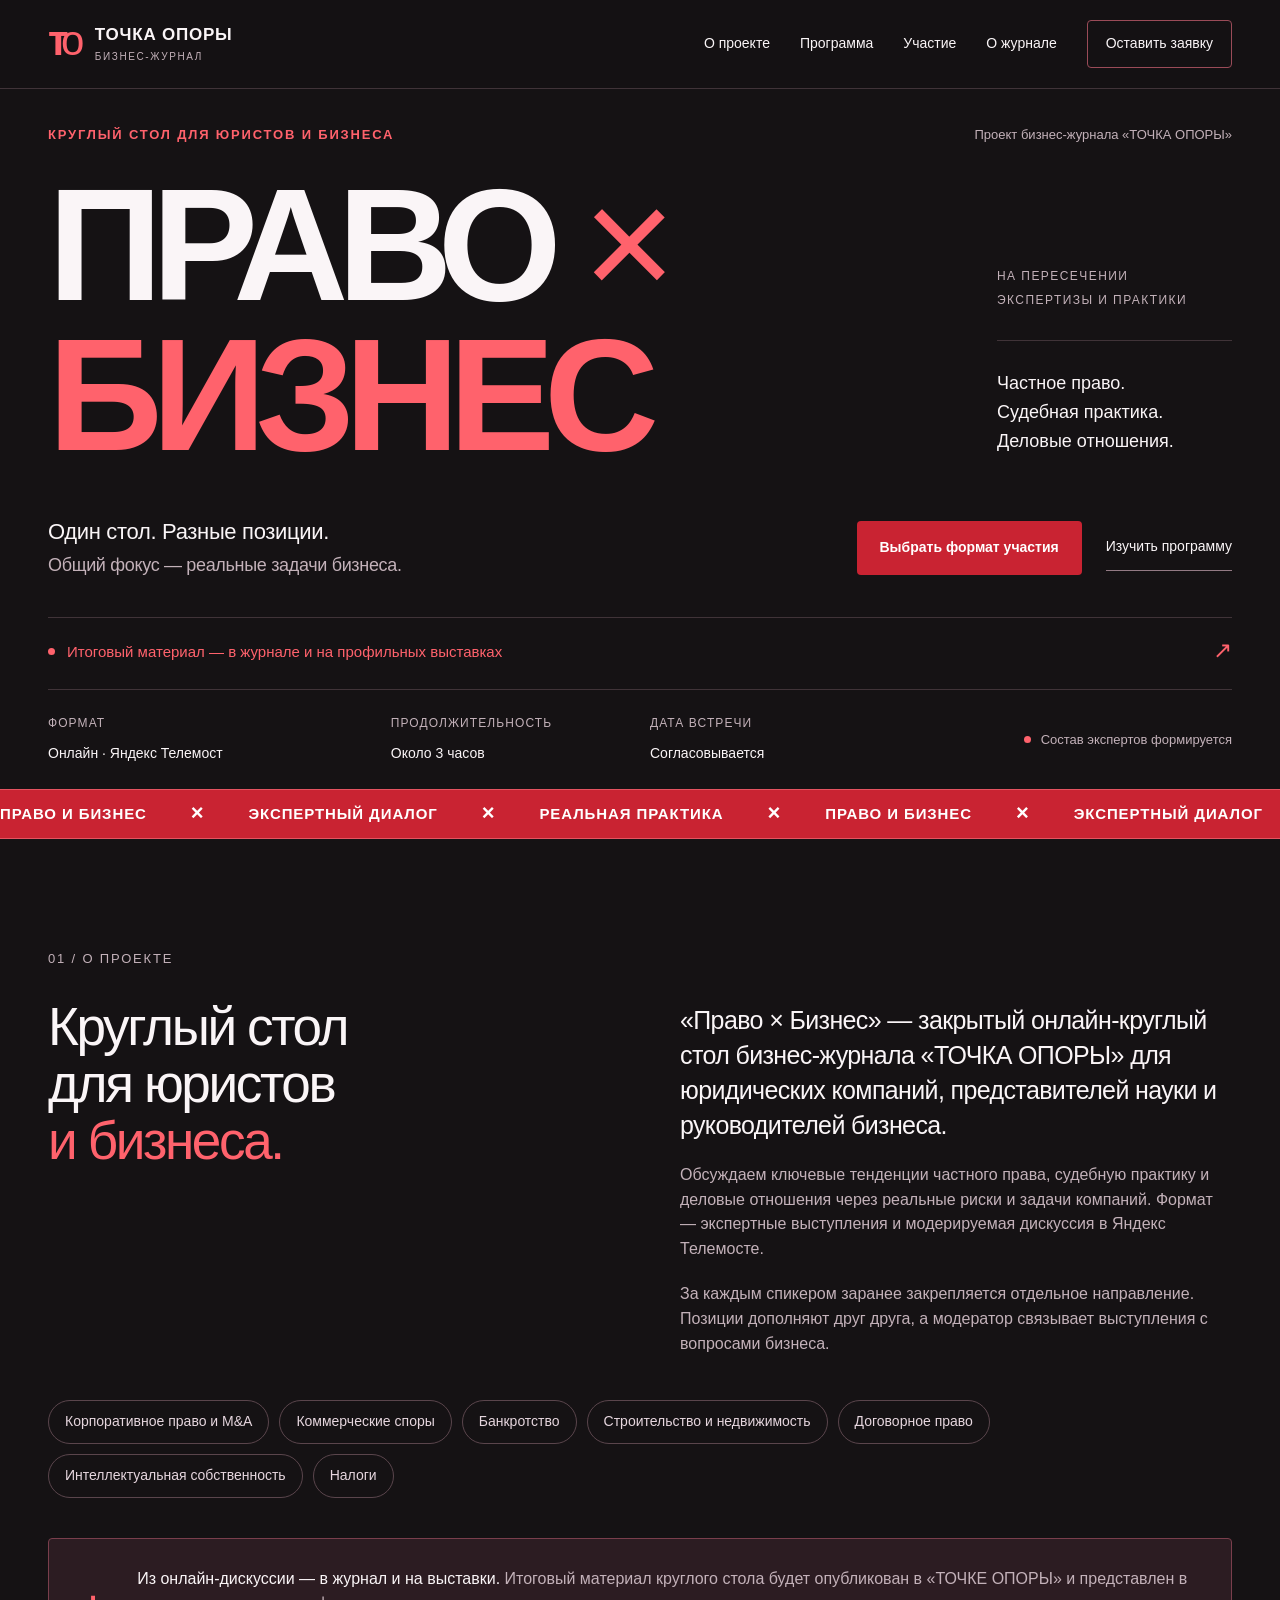
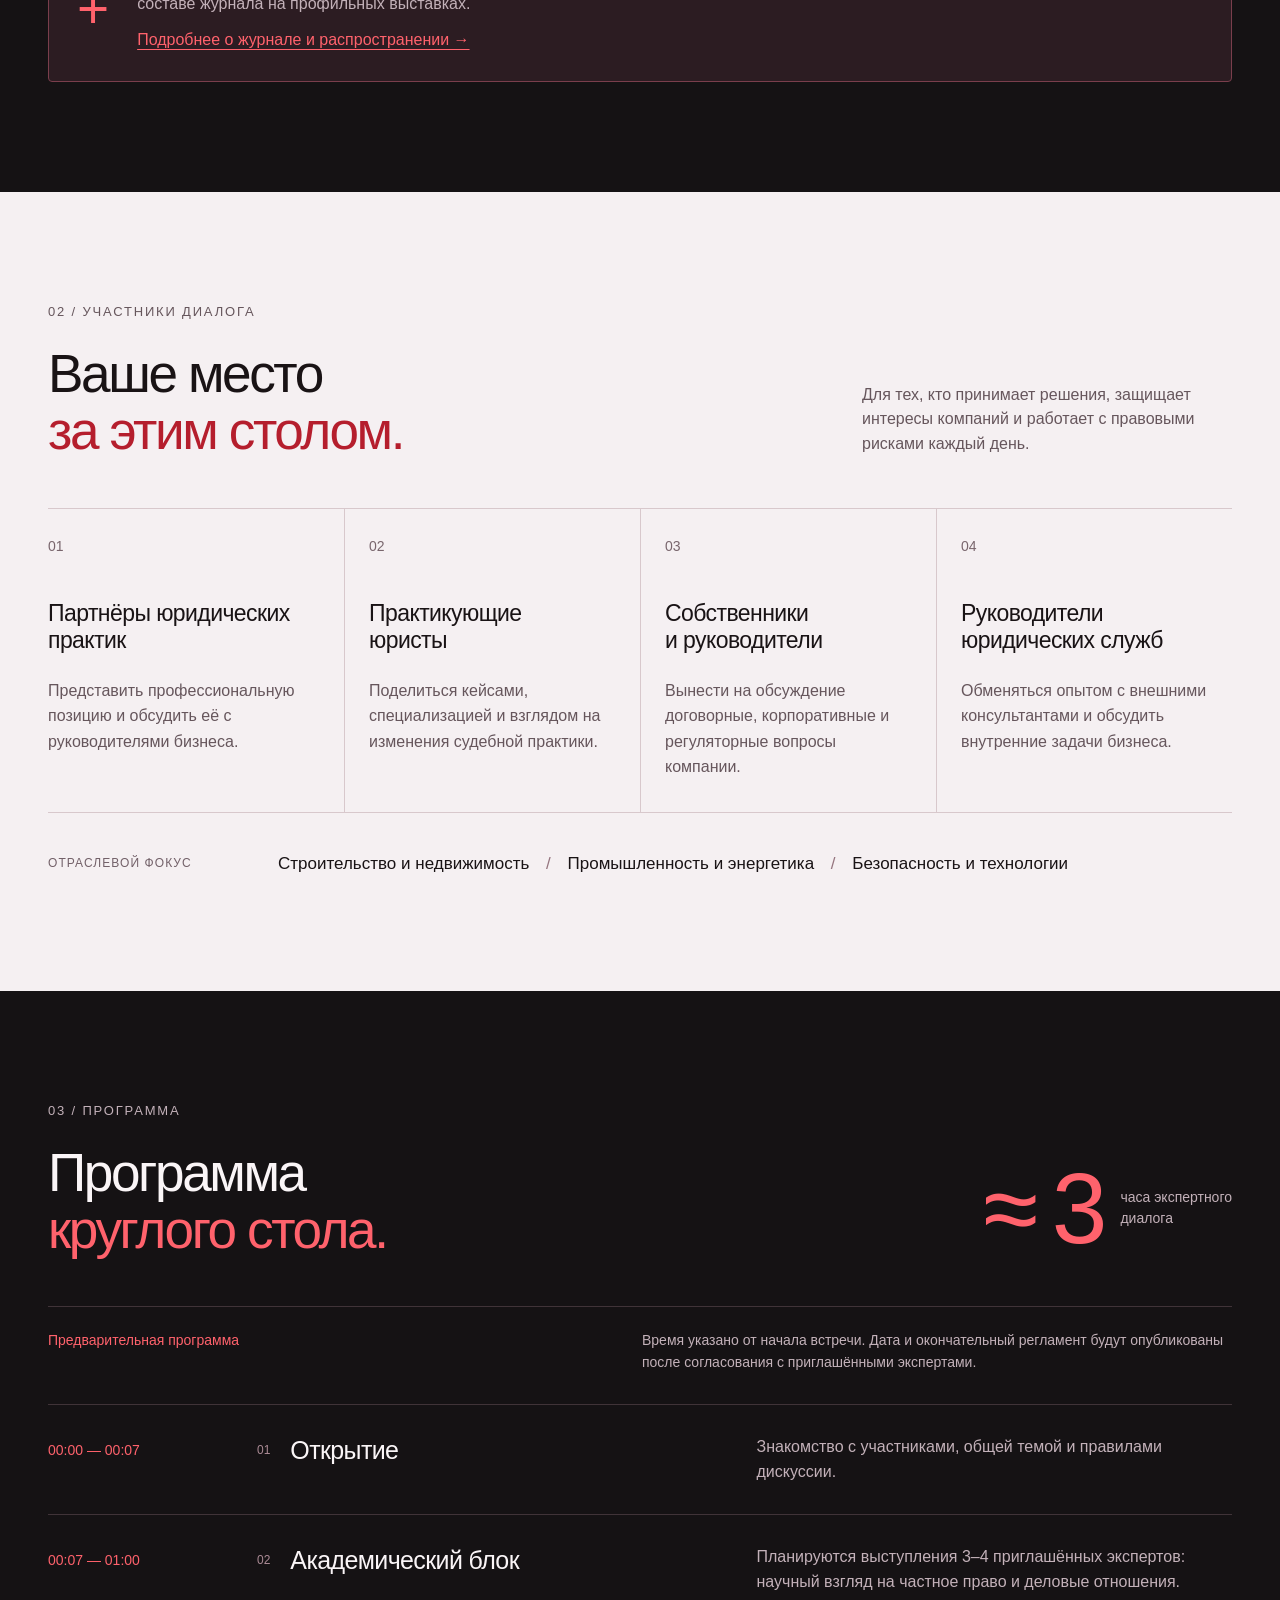
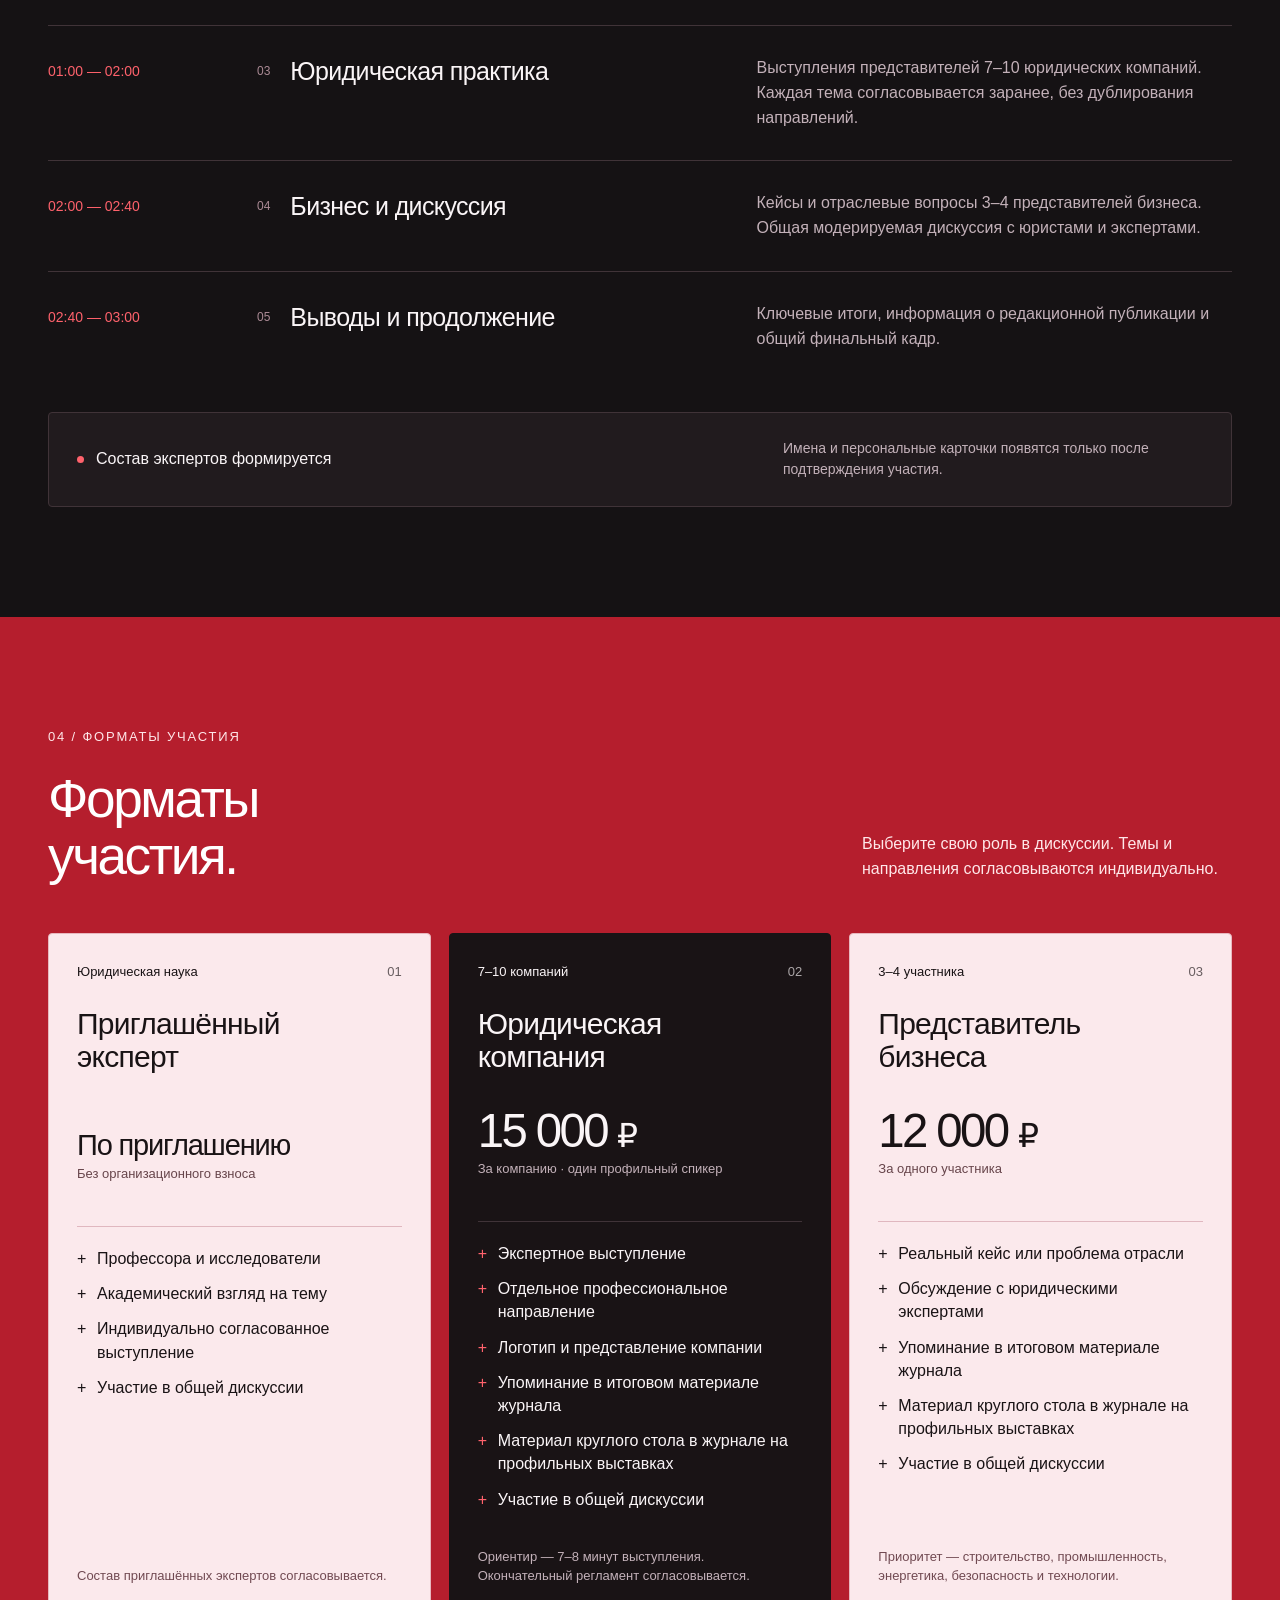
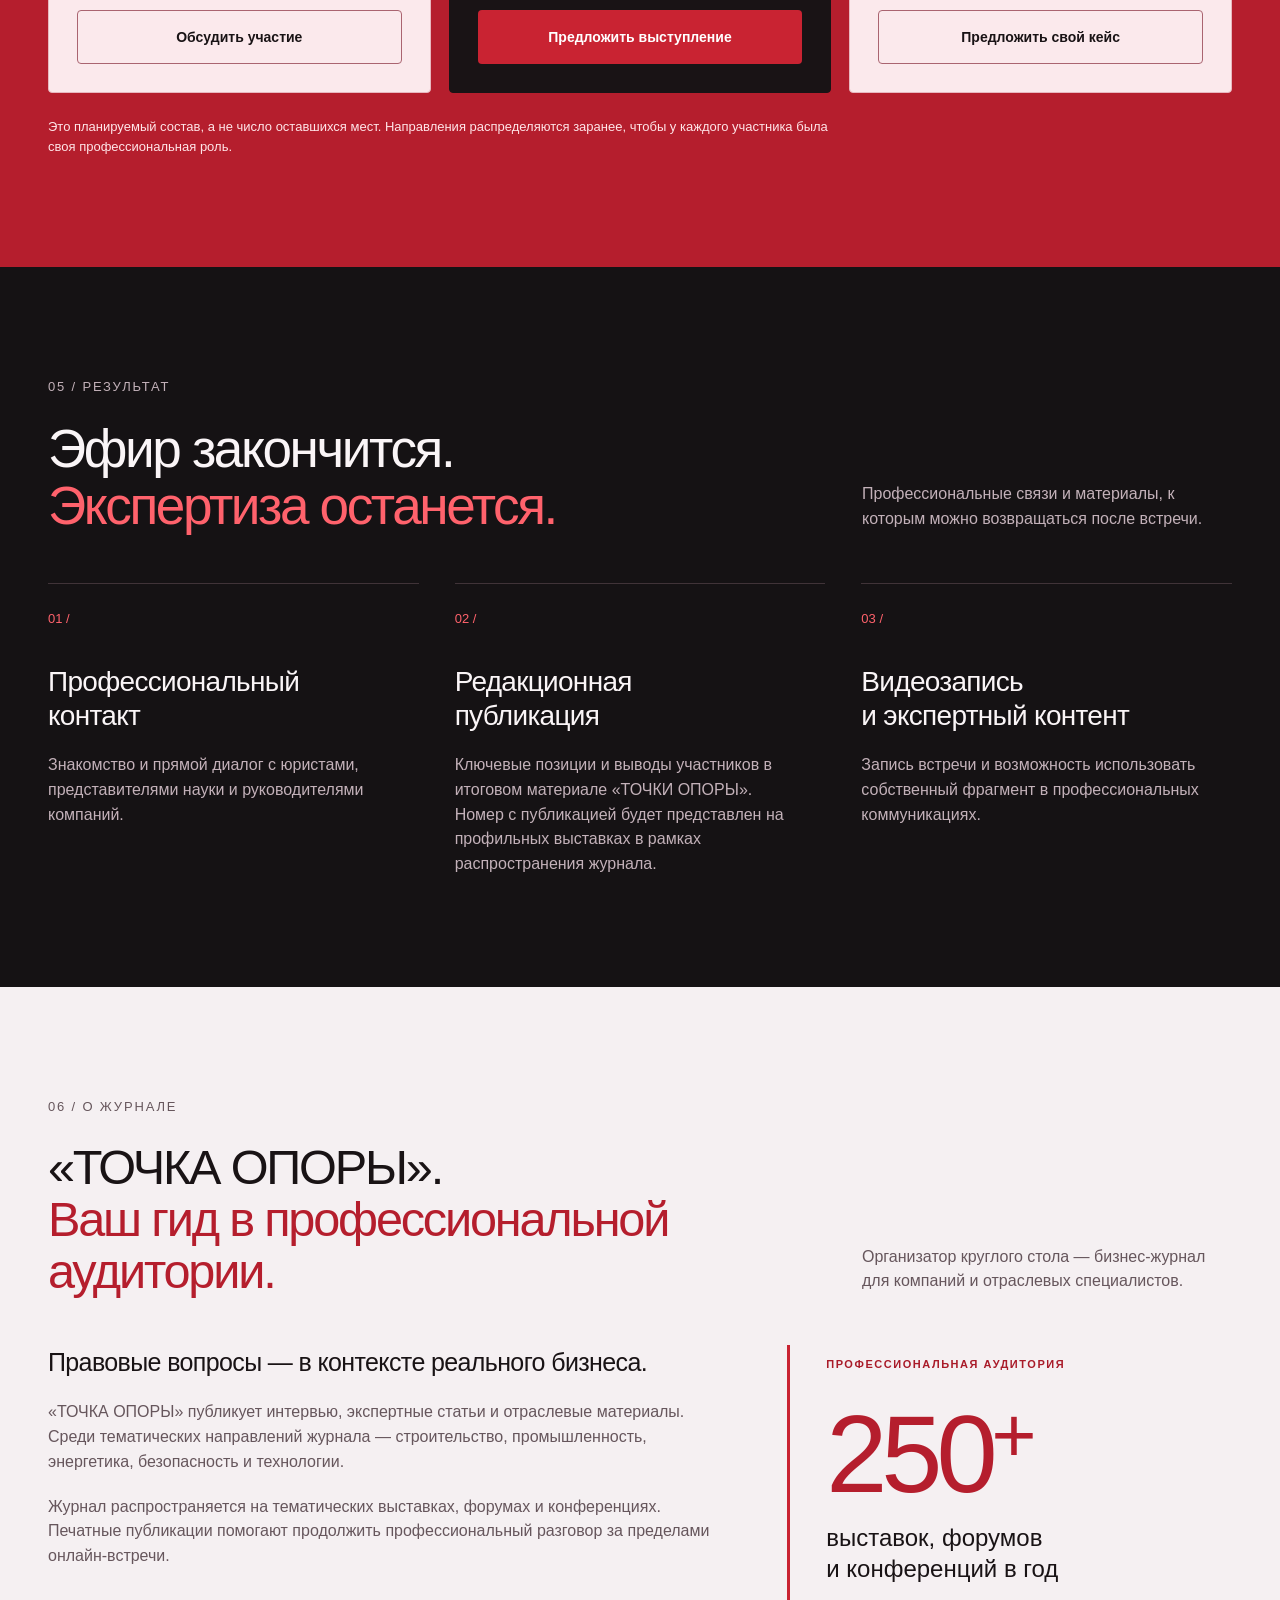
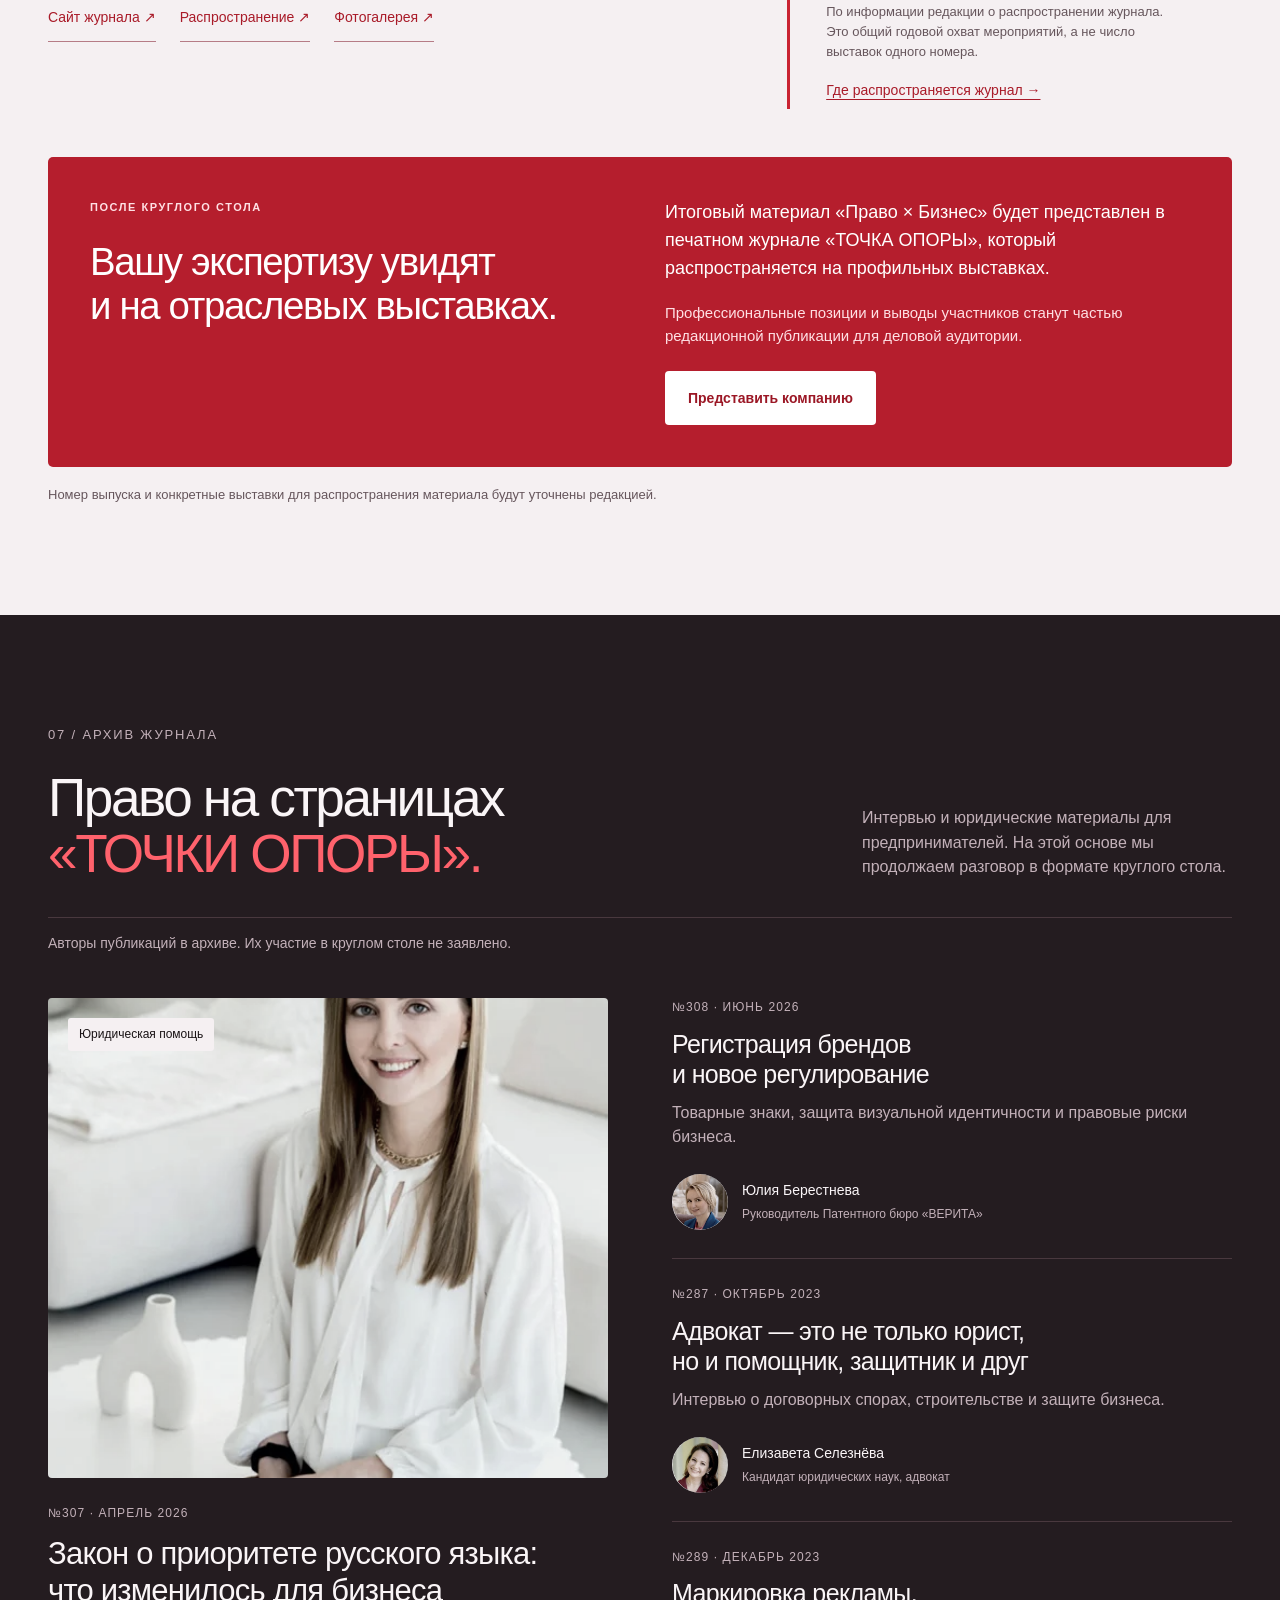
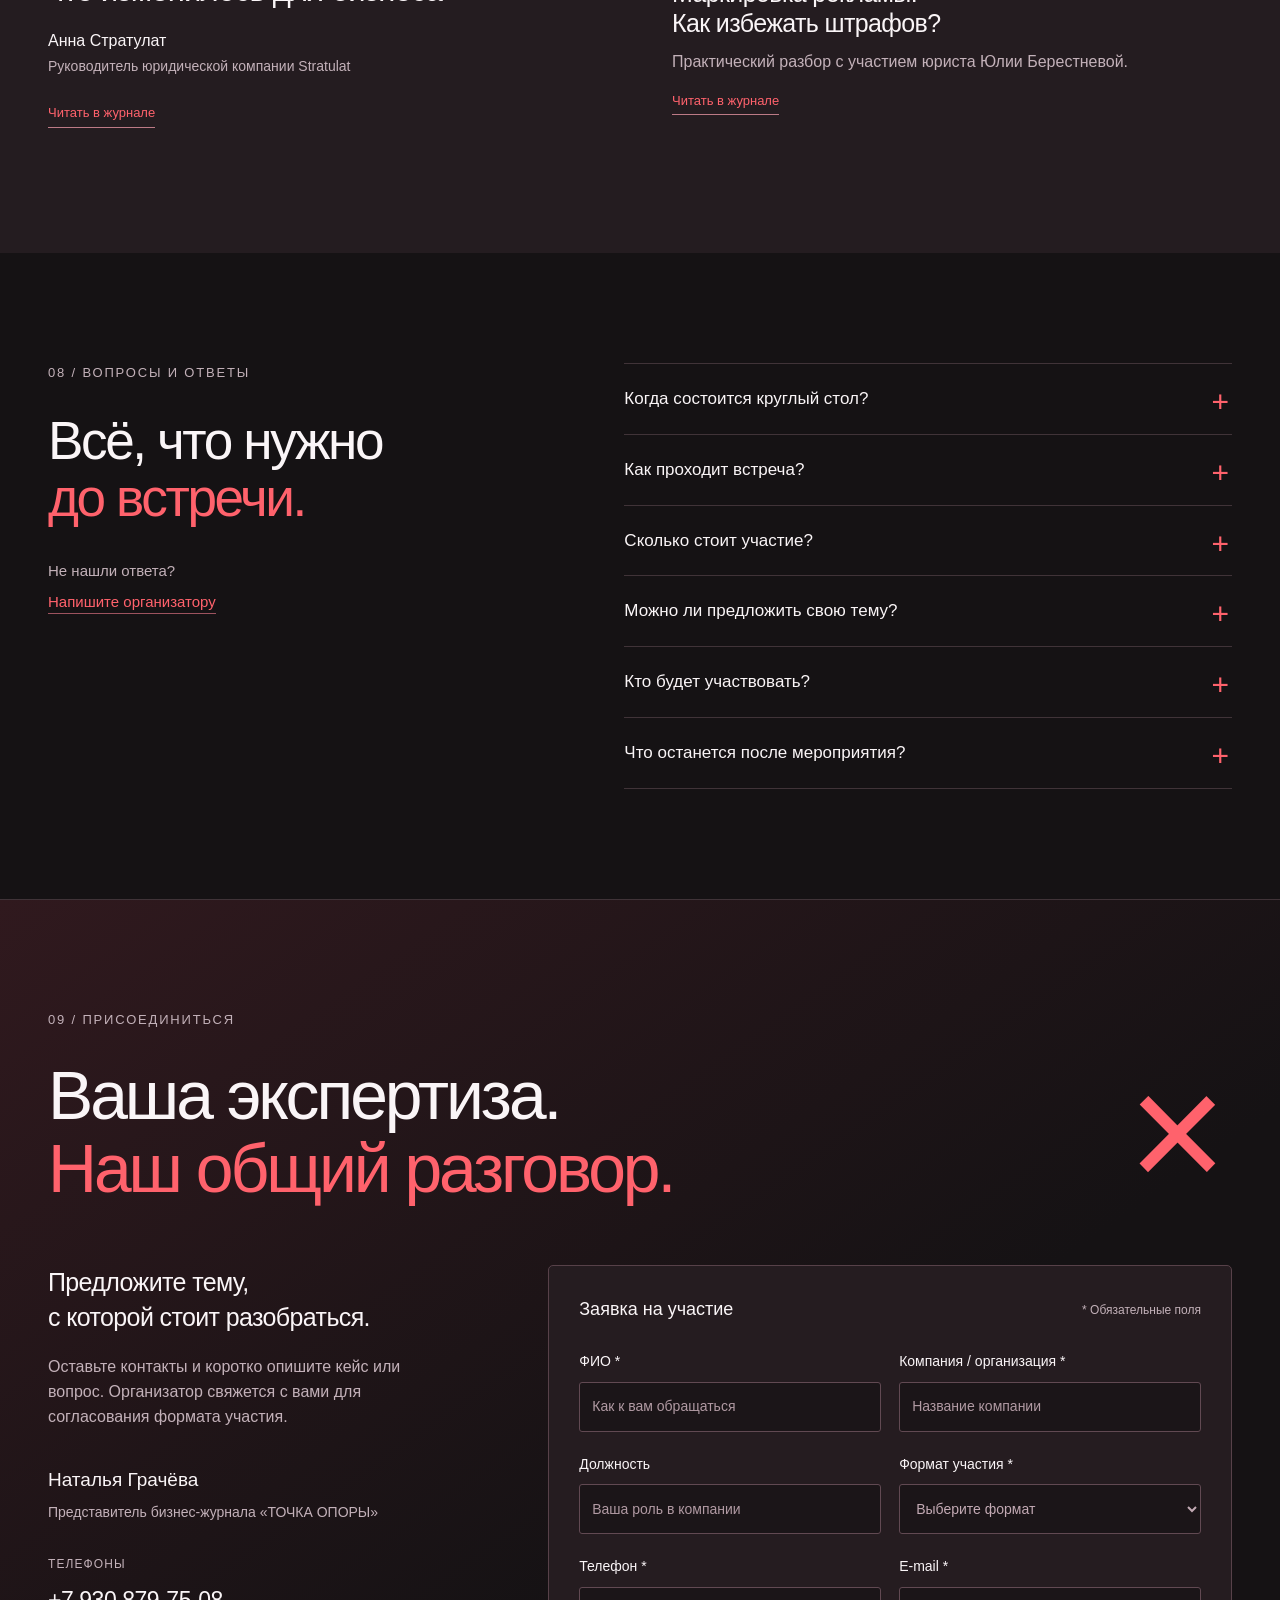
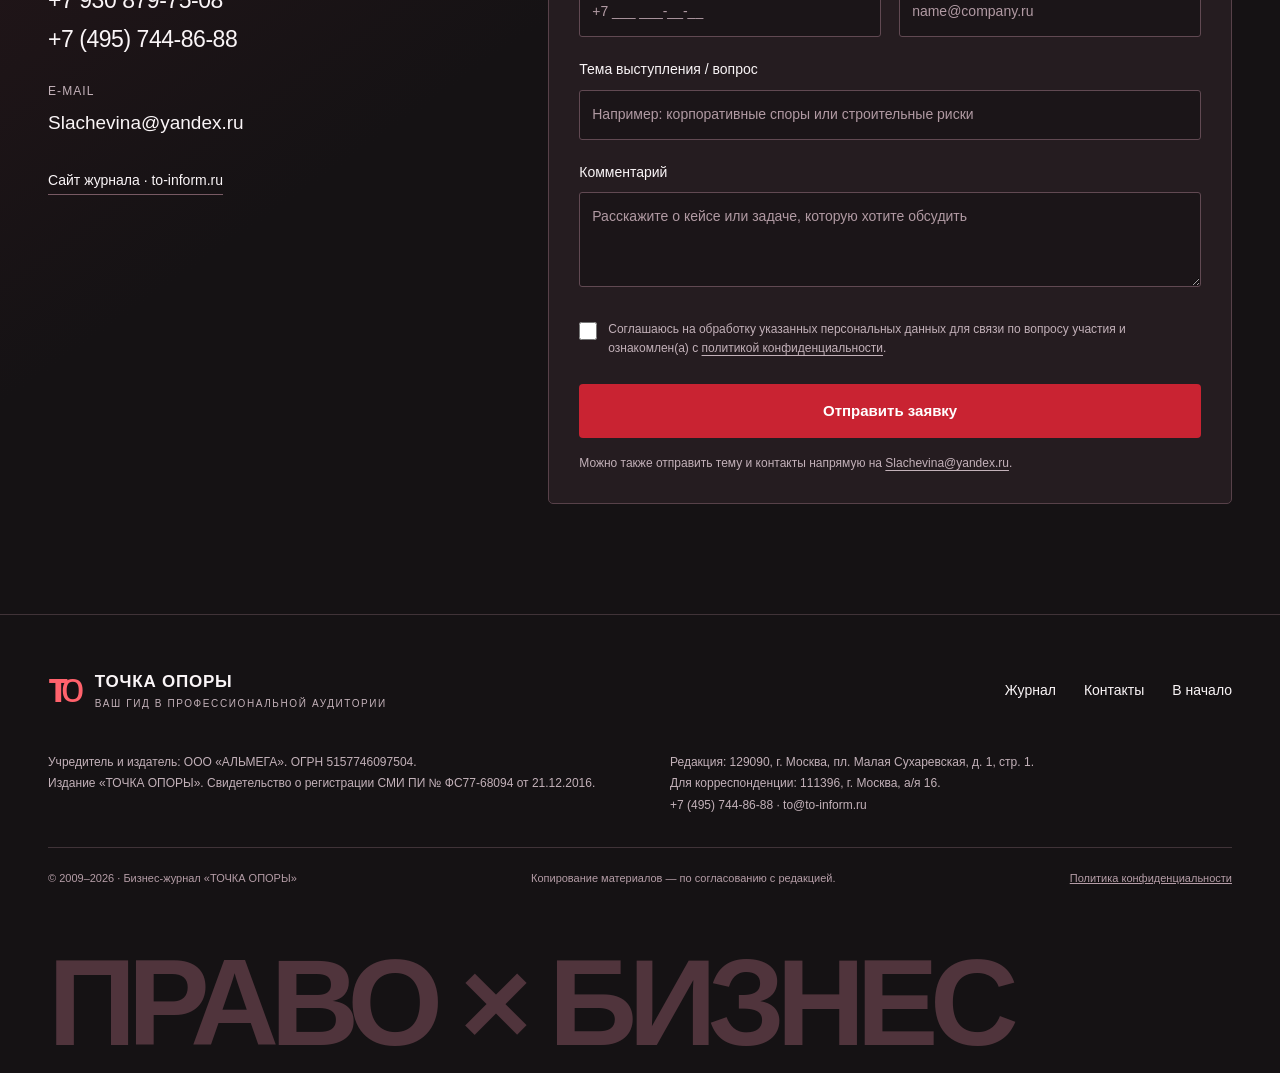
<file: index.html>
<!doctype html>
<html lang="ru">
<head>
<meta charset="utf-8">
<meta name="viewport" content="width=device-width, initial-scale=1">
<meta name="theme-color" content="#151214">
<title>Круглый стол «Право × Бизнес» для юристов и бизнеса | ТОЧКА ОПОРЫ</title>
<meta name="description" content="Онлайн-круглый стол «Право × Бизнес» журнала «ТОЧКА ОПОРЫ» для юристов и компаний. Судебная практика, корпоративное право, программа, стоимость участия и заявка.">
<meta name="robots" content="index, follow, max-image-preview:large">
<link rel="canonical" href="https://grachevana-lgtm.github.io/">
<meta property="og:type" content="website">
<meta property="og:locale" content="ru_RU">
<meta property="og:site_name" content="ТОЧКА ОПОРЫ · Право × Бизнес">
<meta property="og:title" content="Право × Бизнес — экспертный круглый стол">
<meta property="og:description" content="Юридическая наука, практика и реальные задачи бизнеса. Закрытая онлайн-дискуссия бизнес-журнала «ТОЧКА ОПОРЫ». Дата и состав экспертов согласовываются.">
<meta property="og:url" content="https://grachevana-lgtm.github.io/">
<meta name="twitter:card" content="summary">
<meta name="twitter:title" content="Право × Бизнес | ТОЧКА ОПОРЫ">
<meta name="twitter:description" content="Закрытый экспертный круглый стол для юристов и руководителей бизнеса. Программа и форматы участия.">
<link rel="icon" type="image/svg+xml" href="data:image/svg+xml,%3Csvg xmlns='http://www.w3.org/2000/svg' viewBox='0 0 64 64'%3E%3Crect width='64' height='64' rx='14' fill='%23151214'/%3E%3Cpath d='M18 18L46 46M46 18L18 46' stroke='%23ff626c' stroke-width='9'/%3E%3C/svg%3E">
<style id="site-styles">:root{--bg:#151214;--surface:#211b1e;--ink:#faf5f7;--muted:#c3b1b9;--line:#403338;--accent:#ff626c;--paper:#f5f0f2;--black:#191315;--max:1280px}*{box-sizing:border-box}html{scroll-behavior:smooth;scroll-padding-top:100px}body{margin:0;background:var(--bg);color:var(--ink);font-family:Arial,Helvetica,sans-serif;font-size:16px;line-height:1.55;-webkit-font-smoothing:antialiased}a{color:inherit;text-decoration:none}button,input,select,textarea{font:inherit}button,a,input,select,textarea,summary{-webkit-tap-highlight-color:transparent}button,a,summary{touch-action:manipulation}button{cursor:pointer}img{display:block;max-width:100%}p,h1,h2,h3{margin:0}a,button,input,select,textarea,summary{outline-offset:5px}:focus-visible{outline:2px solid var(--accent)}.container{width:min(var(--max),calc(100% - 96px));margin-inline:auto}.sr-only{position:absolute;width:1px;height:1px;padding:0;margin:-1px;overflow:hidden;clip:rect(0,0,0,0);white-space:nowrap;border:0}.skip{position:fixed;top:-100px;left:20px;background:var(--accent);color:var(--black);padding:12px 22px;z-index:100}.skip:focus{top:10px}.header{position:sticky;top:0;z-index:40;background:rgba(21,18,20,.96);backdrop-filter:blur(16px);border-bottom:1px solid var(--line)}.header-inner{min-height:88px;display:flex;align-items:center;justify-content:space-between;gap:30px}.brand{display:flex;gap:12px;align-items:center;font-size:17px;font-weight:800;letter-spacing:.045em;line-height:1.2}.brand small{display:block;font-size:10px;font-weight:400;letter-spacing:.16em;color:var(--muted);margin-top:6px}.brand-symbol{font-size:42px;line-height:1;letter-spacing:-.18em;color:var(--accent);margin-right:6px;font-weight:700;transform:translateY(-3px)}.brand-symbol span{font-weight:400}nav{display:flex;align-items:center;gap:30px;font-size:14px}nav>a{padding:12px 0;transition:color .2s}nav>a:hover{color:var(--accent)}nav .nav-cta{padding:12px 18px;border:1px solid #9a4b58;border-radius:4px}.menu-toggle{display:none}.eyebrow{text-transform:uppercase;font-size:13px;letter-spacing:.14em;font-weight:600}.hero{padding:36px 0 0;overflow:hidden}.hero-top{display:flex;justify-content:space-between;align-items:center;color:var(--muted)}.hero-top .eyebrow{color:var(--accent)}.edition{font-size:13px}.hero-composition{position:relative;margin:30px 0 28px;display:grid;grid-template-columns:1fr 235px;align-items:center;gap:34px}h1{font-size:clamp(5.5rem,12.45vw,11.2rem);font-weight:800;letter-spacing:-.068em;line-height:.88;position:relative}h1>span{display:block}.title-law{color:var(--ink)}.title-business{margin-top:10px;color:var(--accent)}.times{font-weight:300;margin-left:.2em;display:inline-block;color:var(--accent);transform:translateY(-.015em)}.hero-side{align-self:end;padding-bottom:10px;color:var(--muted)}.small-index{font-size:12px;line-height:1.6;letter-spacing:.12em}.hero-side-line{width:100%;height:1px;background:var(--line);margin:28px 0}.hero-side p{font-size:18px;line-height:1.6;color:var(--ink)}.hero-bottom{display:flex;align-items:center;justify-content:space-between;gap:32px;padding:22px 0 38px}.hero-lead{font-size:22px;line-height:1.45;letter-spacing:-.015em}.hero-lead span{color:var(--muted);font-size:18px}.hero-actions{display:flex;gap:24px;align-items:center}.button{display:inline-flex;align-items:center;justify-content:center;min-height:54px;padding:15px 22px;border-radius:4px;border:1px solid transparent;font-size:14px;font-weight:700;line-height:1.45;transition:background .2s,color .2s,transform .2s;text-align:center}.button:hover{transform:translateY(-2px)}.primary{background:var(--accent);color:var(--black)}.primary:hover{background:#e33546}.text-link{font-size:14px;padding:12px 0;border-bottom:1px solid #937a84}.text-link:hover{color:var(--accent)}.hero-facts{display:grid;grid-template-columns:1.35fr 1fr 1fr 1.35fr;border-top:1px solid var(--line);padding:24px 0;gap:20px}.meta-label{display:block;font-size:12px;text-transform:uppercase;letter-spacing:.09em;color:var(--muted);margin-bottom:8px}.hero-facts strong{font-size:14px;font-weight:500}.status{font-size:13px;color:var(--muted);align-self:center;justify-self:end;display:flex;gap:10px;align-items:center}.status-dot{display:inline-block;width:7px;height:7px;flex:0 0 7px;background:var(--accent);border-radius:50%}.topic-strip{border-top:1px solid #e45360;border-bottom:1px solid #e45360;background:var(--accent);color:var(--black);overflow:hidden;padding:12px 0;font-size:15px;font-weight:700;letter-spacing:.06em}.topic-strip>div{width:max-content;display:flex;gap:44px;animation:marquee 38s linear infinite}.topic-strip span{font-size:22px;line-height:1}.section{padding:110px 0}.section-label{color:var(--muted);margin-bottom:30px;font-weight:400}h2{font-size:clamp(2.5rem,4.15vw,4rem);font-weight:500;line-height:1.07;letter-spacing:-.045em}h2 em{font-style:normal;color:var(--accent)}h3{font-size:22px;font-weight:500;line-height:1.2;letter-spacing:-.025em}.intro-layout{display:grid;grid-template-columns:1fr 1fr;gap:80px;align-items:start}.intro-copy{padding-top:4px;max-width:560px}.intro-copy>p+p{margin-top:20px;color:var(--muted)}.large-copy{font-size:25px;line-height:1.4;letter-spacing:-.025em}.topics{display:flex;gap:10px;flex-wrap:wrap;margin-top:44px}.topics span{border:1px solid #5a454c;padding:10px 16px;border-radius:30px;font-size:14px;color:#e6d6de}.outcome-note{display:flex;align-items:center;gap:28px;max-width:900px;margin:40px 0 0 auto;padding-top:30px;border-top:1px solid var(--line);color:var(--muted)}.outcome-note strong{color:var(--ink);font-weight:500}.plus{color:var(--accent);font-weight:300;font-size:55px;line-height:1}.section-heading{display:flex;align-items:end;justify-content:space-between;gap:64px;margin-bottom:48px}.section-heading .section-label{margin-bottom:24px}.section-aside{max-width:370px;color:var(--muted);padding-bottom:3px}.audience-section{background:var(--paper);color:var(--black)}.audience-section .section-label,.audience-section .section-aside{color:#66565c}.audience-section h2 em{color:#b51e2d}.audience-grid{display:grid;grid-template-columns:repeat(4,1fr);border-top:1px solid #d8c8cc}.audience-grid article{padding:27px 24px 32px 0;border-bottom:1px solid #d8c8cc}.audience-grid article+article{padding-left:24px;border-left:1px solid #d8c8cc}.item-number{font-size:14px;color:#78656c;display:block;margin-bottom:42px}.audience-grid h3{font-size:23px;min-height:58px}.audience-grid p{color:#66565c;font-size:15px;margin-top:20px;line-height:1.6}.industry-line{display:grid;grid-template-columns:195px 1fr;align-items:start;gap:35px;margin-top:36px}.industry-line .meta-label{color:#726068;margin-top:5px}.industry-line p{font-size:17px;line-height:1.8}.industry-line i{color:#95757f;font-style:normal;padding:0 12px}.program-duration{display:flex;align-items:center;gap:20px}.program-duration strong{font-size:100px;line-height:1;font-weight:400;letter-spacing:-.07em;color:var(--accent)}.program-duration span{font-size:14px;color:var(--muted)}.program-note{display:flex;justify-content:space-between;gap:60px;border-top:1px solid var(--line);padding:23px 0 30px;font-size:14px;color:var(--muted)}.program-note>span{white-space:nowrap;color:var(--accent)}.program-note p{max-width:590px}.agenda{padding:0;margin:0;list-style:none}.agenda li{display:grid;grid-template-columns:185px 1fr 1fr;gap:24px;align-items:start;padding:30px 0;border-top:1px solid var(--line)}.agenda-time{font-size:14px;color:var(--accent);padding-top:5px;font-variant-numeric:tabular-nums}.agenda-title{display:flex;gap:20px}.agenda-num{font-size:12px;color:#ac8b96;padding-top:6px}.agenda h3{font-size:25px}.agenda p{font-size:15px;color:var(--muted)}.experts-note{display:flex;align-items:center;justify-content:space-between;gap:40px;padding:25px 28px;background:var(--surface);border:1px solid var(--line);margin-top:30px;border-radius:4px;scroll-margin-top:110px}.experts-note>div{display:flex;align-items:center;gap:12px}.experts-note strong{font-size:16px;font-weight:500}.experts-note p{max-width:420px;font-size:14px;color:var(--muted)}.participation-section{background:var(--accent);color:var(--black)}.participation-section .section-label,.participation-section .section-aside{color:#ffe7e9}.pricing-grid{display:grid;grid-template-columns:repeat(3,1fr);gap:18px}.price-card{background:#fbe9ec;border:1px solid #e8b8bf;padding:28px;display:flex;flex-direction:column;border-radius:4px}.price-card.featured{background:var(--black);color:var(--ink);border-color:var(--black)}.price-top{display:flex;justify-content:space-between;gap:16px;font-size:13px;margin-bottom:25px}.price-index{opacity:.65}.price-card h3{font-size:30px;line-height:1.1}.price{font-size:clamp(2.3rem,3.7vw,3.5rem);font-weight:500;letter-spacing:-.055em;margin:32px 0 2px;line-height:1.1}.price span{font-size:.7em}.price.invitation{font-size:29px;letter-spacing:-.04em;min-height:57px;display:flex;align-items:end}.price-unit{font-size:13px;color:#67454b;min-height:40px;margin-bottom:22px}.featured .price-unit{color:var(--muted)}.price-card ul{padding:20px 0 0;list-style:none;margin:0 0 24px;border-top:1px solid #e0b7bf}.price-card li{font-size:15px;position:relative;padding-left:20px;margin-bottom:12px;line-height:1.45}.price-card li:before{content:'+';position:absolute;left:0}.featured ul{border-color:var(--line)}.featured li:before{color:var(--accent)}.price-note{font-size:13px;line-height:1.5;color:#714a52;margin-top:auto;padding-bottom:24px}.featured .price-note{color:var(--muted)}.outline{border-color:#aa6470;color:var(--black)}.outline:hover{background:#f7d7dd}.dark-button{background:var(--accent);color:var(--black)}.dark-button:hover{background:#e33546}.participation-note{font-size:13px;max-width:780px;margin-top:24px;color:#ffe5e8}.results-grid{display:grid;grid-template-columns:repeat(3,1fr);gap:36px}.results-grid article{border-top:1px solid var(--line);padding-top:25px}.result-icon{display:block;color:var(--accent);font-size:13px;margin-bottom:36px}.results-grid h3{font-size:28px;max-width:280px;min-height:68px}.results-grid p{color:var(--muted);font-size:16px;margin-top:20px;max-width:350px}.archive-section{background:#241c20}.archive-disclaimer{font-size:14px;color:var(--muted);padding:15px 0;border-top:1px solid #49383e;margin-top:-14px;margin-bottom:28px}.archive-layout{display:grid;grid-template-columns:1fr 1fr;gap:64px}.feature-story{display:block}.story-image{position:relative;height:480px;overflow:hidden;border-radius:4px}.story-image img{width:100%;height:100%;object-fit:cover;object-position:center 34%;filter:saturate(.55);transition:filter .35s,transform .6s}.feature-story:hover .story-image img{filter:saturate(1);transform:scale(1.025)}.story-category{position:absolute;left:20px;top:20px;background:var(--paper);color:var(--black);padding:7px 11px;font-size:12px;border-radius:3px}.story-copy{padding-top:26px}.story-copy h3{font-size:31px;max-width:520px;margin:12px 0 20px}.story-copy p{font-size:16px}.story-copy p span{color:var(--muted);font-size:14px}.story-link{display:inline-block;font-size:13px;border-bottom:1px solid #bc7a86;padding-bottom:3px;margin-top:25px;color:var(--accent)}.story{display:block;padding:0 0 28px;border-bottom:1px solid #49383e}.story+.story{padding-top:26px}.story h3{font-size:25px;margin:12px 0}.story>p{font-size:15px;color:var(--muted)}.story:hover h3,.feature-story:hover h3{color:var(--accent)}.story-author{display:flex;align-items:center;gap:14px;margin-top:24px}.story-author img{border-radius:50%;width:56px;height:56px;object-fit:cover;filter:saturate(.55)}.story-author>span{font-size:14px}.story-author small{display:block;font-size:12px;color:var(--muted);margin-top:3px}.compact-story{border-bottom:0}.compact-story .story-link{margin-top:16px}.faq-layout{display:grid;grid-template-columns:1fr 1.2fr;gap:70px}.faq-intro{color:var(--muted);margin-top:32px;font-size:15px}.faq-intro a{display:inline-block;color:var(--accent);border-bottom:1px solid #9d535f;margin-top:8px}.faq details{border-bottom:1px solid var(--line)}.faq details:first-child{border-top:1px solid var(--line)}.faq summary{position:relative;list-style:none;cursor:pointer;padding:23px 40px 23px 0;font-size:17px;line-height:1.4}.faq summary::-webkit-details-marker{display:none}.faq summary:after{content:'+';position:absolute;right:3px;top:17px;font-size:30px;font-weight:300;color:var(--accent)}.faq details[open] summary:after{content:'−'}.faq details>div{padding:0 36px 23px 0;color:var(--muted);font-size:15px;line-height:1.7}.contact-section{border-top:1px solid var(--line);background:linear-gradient(145deg,#30191e,var(--bg) 50%)}.contact-heading{display:flex;align-items:center;justify-content:space-between;gap:30px;margin-bottom:60px}.contact-heading h2{font-size:clamp(2.5rem,5.3vw,5rem)}.contact-cross{font-size:170px;color:var(--accent);font-weight:300;line-height:.7;margin-right:5px}.contact-layout{display:grid;grid-template-columns:.75fr 1.25fr;gap:90px}.contact-info>p:nth-child(2){color:var(--muted);margin-top:20px;max-width:370px}.organizer{margin:35px 0 30px}.organizer strong{display:block;font-size:19px;font-weight:500;margin-bottom:6px}.organizer span{font-size:14px;color:var(--muted)}.contact-phones>a{display:block;font-size:23px;letter-spacing:-.02em;line-height:1.7}.contact-email{margin-top:22px}.contact-email a{font-size:19px}.contact-info a:hover{color:var(--accent)}.magazine-link{display:inline-block;font-size:14px;border-bottom:1px solid #785a64;padding-bottom:3px;margin-top:32px}.application-form{padding:30px;border:1px solid #574149;border-radius:5px;background:#251c20}.form-caption{display:flex;justify-content:space-between;align-items:center;gap:20px;font-size:18px;margin-bottom:27px}.form-caption span{font-size:12px;color:var(--muted)}.form-grid{display:grid;grid-template-columns:1fr 1fr;gap:22px 18px}.field{min-width:0}.field label{display:block;font-size:13px;margin-bottom:9px}.field input,.field select,.field textarea{width:100%;min-height:50px;border:1px solid #614952;background:#1b1518;color:var(--ink);padding:13px 12px;border-radius:3px;font-size:14px;transition:border-color .2s}.field input::placeholder,.field textarea::placeholder{color:#b19aa3;opacity:1}.field textarea{resize:vertical;min-height:95px}.field select{appearance:auto;color-scheme:dark;padding-right:5px}.field select:invalid{color:#c3aab4}.field input:focus,.field select:focus,.field textarea:focus{border-color:var(--accent);outline:2px solid #a65b6b;outline-offset:1px}.field.full{grid-column:1/-1}.consent{display:flex;gap:11px;align-items:flex-start;font-size:12px;line-height:1.6;color:var(--muted);margin:25px 0;cursor:pointer}.consent input{accent-color:var(--accent);width:18px;height:18px;flex:0 0 18px;margin:2px 0 0}.consent a,.form-note a{text-decoration:underline;text-underline-offset:3px}.submit-button{width:100%;font-size:15px}.submit-button:disabled{opacity:.65;cursor:wait;transform:none}.form-note{font-size:12px;color:var(--muted);line-height:1.6;margin-top:16px}.form-feedback{margin-top:18px;border:1px solid #b57583;padding:14px;font-size:14px;color:var(--accent)}.form-feedback.error{border-color:#c59780;color:#f3b998}.honeypot{display:none}footer{border-top:1px solid var(--line);padding:55px 0 0;overflow:hidden}.footer-top{display:flex;align-items:center;justify-content:space-between;gap:35px}.footer-links{display:flex;gap:28px;font-size:14px}.footer-links a:hover{color:var(--accent)}.legal-footer{display:grid;grid-template-columns:1fr 1fr;gap:60px;margin:40px 0 30px;font-size:12px;color:var(--muted);line-height:1.8}.footer-bottom{display:flex;align-items:start;justify-content:space-between;gap:24px;border-top:1px solid var(--line);padding-top:22px;font-size:11px;color:#b59da7}.footer-bottom a{text-decoration:underline}.footer-wordmark{font-size:clamp(3rem,9.6vw,9rem);line-height:1.15;letter-spacing:-.07em;white-space:nowrap;font-weight:700;margin-top:45px;color:#50343c}.reveal{animation:appear .65s both}.price-card:focus-within{box-shadow:0 0 0 3px #a93243}.participation-section :focus-visible{outline-color:#ffffff}@keyframes appear{from{opacity:.2;transform:translateY(15px)}to{opacity:1;transform:translateY(0)}}@keyframes marquee{to{transform:translateX(-28%)}}
@media(min-width:1600px){h1{font-size:190px}}
@media(max-width:1150px){.container{width:calc(100% - 64px)}nav{gap:20px}.hero-composition{grid-template-columns:1fr 180px;gap:25px}.hero-side p{font-size:16px}.hero-bottom{align-items:start}.hero-actions{flex-direction:column;gap:10px}.hero-lead{font-size:20px}.hero-facts{grid-template-columns:1.3fr 1fr 1fr}.hero-facts .status{grid-column:1/-1;justify-self:start}.intro-layout{gap:45px}.section-heading{gap:40px}.audience-grid h3{font-size:21px}.audience-grid article{padding-right:15px}.audience-grid article+article{padding-left:15px}.agenda li{grid-template-columns:145px 1fr 1fr}.agenda h3{font-size:22px}.price-card{padding:23px}.price-card h3{font-size:26px}.price.invitation{font-size:25px;min-height:44px}.archive-layout{gap:40px}.story-image{height:440px}.contact-layout{gap:40px}.application-form{padding:24px}.faq-layout{gap:40px}.footer-bottom{flex-wrap:wrap}}
@media(max-width:820px){html{scroll-padding-top:85px}.header-inner{min-height:74px;gap:20px}.brand{font-size:15px}.menu-toggle{display:flex;gap:15px;align-items:center;background:none;border:1px solid #70515b;border-radius:4px;padding:10px 13px;color:var(--ink);font-size:13px}.menu-icon{display:block;width:18px;height:10px;border-top:1px solid currentColor;border-bottom:1px solid currentColor}.menu-toggle[aria-expanded=true] .menu-icon{transform:rotate(-45deg);height:1px;border-bottom:0}.header nav{display:none;position:absolute;top:100%;left:0;right:0;padding:20px 32px 28px;background:#211b1e;border-bottom:1px solid var(--line);flex-direction:column;align-items:stretch;gap:4px;box-shadow:0 20px 30px #0005}.header nav.is-open{display:flex}.header nav a{padding:12px}.header nav .nav-cta{margin-top:8px;text-align:center}.hero{padding-top:26px}.hero-top .edition{display:none}.hero-composition{grid-template-columns:1fr;margin-top:36px}.hero-side{display:none}h1{font-size:clamp(5.5rem,17vw,8.5rem)}.hero-bottom{margin-top:30px;padding-top:0;gap:25px}.hero-lead{font-size:19px;max-width:340px}.hero-lead span{font-size:16px}.hero-actions .button{font-size:13px;white-space:nowrap;padding:14px 16px}.hero-facts{gap:20px 16px}.hero-facts strong{font-size:13px}.topic-strip{font-size:13px}.section{padding:76px 0}.intro-layout{grid-template-columns:1fr;gap:30px}.intro-copy{max-width:none}.large-copy{font-size:23px}.intro-copy>p+p{margin-top:16px}.outcome-note{gap:22px}.section-heading{align-items:start;margin-bottom:36px}.section-aside{max-width:280px;font-size:14px;padding-top:38px}.audience-grid{grid-template-columns:1fr 1fr}.audience-grid article{padding:24px!important}.audience-grid article:nth-child(odd){padding-left:0!important;border-left:none}.item-number{margin-bottom:25px}.audience-grid h3{font-size:24px}.industry-line{grid-template-columns:1fr;gap:10px}.program-duration{gap:15px;padding-top:40px}.program-duration strong{font-size:75px}.program-note{gap:30px}.program-note>span{white-space:normal;max-width:180px}.program-note p{max-width:450px}.agenda li{grid-template-columns:125px 1fr;gap:10px 28px;padding:25px 0}.agenda p{grid-column:2}.agenda-title{gap:12px}.experts-note{align-items:start;flex-direction:column;gap:10px}.experts-note p{max-width:none}.pricing-grid{gap:12px}.price-card{padding:20px 16px}.price-card h3{font-size:23px}.price-top{font-size:12px}.price{font-size:35px;margin-top:26px}.price.invitation{font-size:24px;min-height:77px;align-items:start}.price-unit{font-size:12px;min-height:40px}.price-card li{font-size:14px}.price-card .button{padding:12px 10px;font-size:13px;min-height:60px}.results-grid{gap:24px}.results-grid h3{font-size:24px;min-height:84px}.results-grid p{font-size:14px}.archive-layout{gap:30px;grid-template-columns:.95fr 1.05fr}.story-image{height:385px}.story h3{font-size:22px}.story-copy h3{font-size:26px}.story-copy p{font-size:15px}.story-author>span{font-size:13px}.story-author small{font-size:12px}.story-author img{width:45px;height:45px}.faq-layout{grid-template-columns:1fr;gap:30px}.faq-intro{margin-top:23px}.contact-heading{margin-bottom:40px}.contact-cross{font-size:120px}.contact-layout{grid-template-columns:1fr;gap:36px}.contact-info{display:grid;grid-template-columns:1fr 1fr;column-gap:35px}.contact-info>.large-copy{grid-column:1}.contact-info>p:nth-child(2){grid-column:2;grid-row:1/3;margin-top:0}.organizer{margin:26px 0;grid-column:1/-1}.contact-phones,.contact-email{margin:0}.magazine-link{justify-self:start;grid-column:1/-1}.form-grid{gap:20px}.field input,.field select,.field textarea{font-size:16px}.footer-top{align-items:start}.footer-top .brand small{font-size:9px;max-width:220px;line-height:1.5}.footer-links{gap:20px}.legal-footer{gap:30px}}
@media(max-width:600px){.container{width:calc(100% - 40px)}.header-inner{min-height:70px}.brand{font-size:13px;gap:9px}.brand-symbol{font-size:34px}.brand small{font-size:9px}.menu-toggle{font-size:12px;padding:10px}.header nav{padding:16px 20px 24px}.hero-top .eyebrow{font-size:11px;letter-spacing:.13em}.hero-composition{margin:34px 0 24px}h1{font-size:18vw;letter-spacing:-.065em;line-height:.92}.times{margin-left:.15em}.title-business{margin-top:9px}.hero-bottom{display:block;margin:24px 0 0;padding-bottom:28px}.hero-lead{font-size:20px;max-width:none}.hero-lead span{display:block;margin-top:4px;font-size:16px;max-width:330px}.hero-actions{margin-top:24px;flex-direction:row;gap:20px;align-items:center;flex-wrap:wrap}.hero-actions .button{min-height:50px;font-size:13px}.text-link{font-size:13px}.hero-facts{grid-template-columns:1fr 1fr;padding:22px 0;gap:21px 20px}.hero-facts>div:first-child{grid-column:1/-1}.hero-facts strong{font-size:14px}.hero-facts .status{font-size:12px;padding-top:4px}.meta-label{font-size:11px}.section{padding:64px 0}.section-label{font-size:11px;margin-bottom:24px}.section-heading{display:block;margin-bottom:30px}.section-heading .section-label{margin-bottom:22px}h2{font-size:38px;letter-spacing:-.045em}.section-aside{padding-top:22px;max-width:none;font-size:15px}.large-copy{font-size:22px}.intro-copy>p+p{font-size:15px}.topics{gap:8px;margin-top:28px}.topics span{font-size:12px;padding:8px 12px}.outcome-note{align-items:flex-start;margin-top:28px;padding-top:24px;gap:15px}.outcome-note p{font-size:14px}.plus{font-size:38px}.audience-grid article{padding:23px 16px!important}.audience-grid article:nth-child(even){padding-right:0!important}.audience-grid h3{font-size:20px;min-height:70px}.audience-grid h3 br{display:none}.audience-grid p{font-size:14px;margin-top:14px}.item-number{font-size:12px;margin-bottom:24px}.industry-line{margin-top:25px}.industry-line p{font-size:15px}.industry-line i{padding:0 5px}.program-duration{padding-top:30px}.program-duration strong{font-size:70px}.program-duration span{font-size:13px}.program-note{display:block;padding:20px 0 26px}.program-note>span{font-size:12px;display:block;max-width:none;margin-bottom:10px}.program-note p{font-size:14px}.agenda li{grid-template-columns:1fr;gap:13px;padding:24px 0}.agenda-time{font-size:12px;padding:0}.agenda p{grid-column:auto;font-size:14px;padding-left:28px}.agenda h3{font-size:23px}.agenda-title{gap:14px}.agenda-num{font-size:11px;min-width:14px}.experts-note{padding:20px;gap:13px}.experts-note strong{font-size:15px}.experts-note p{font-size:13px}.pricing-grid{grid-template-columns:1fr;gap:16px}.price-card{padding:26px}.price-card h3{font-size:30px}.price-card h3 br{display:none}.price-top{font-size:13px}.price{font-size:50px;margin-top:25px}.price.invitation{font-size:31px;min-height:0}.price-unit{font-size:13px;min-height:0;margin-top:10px}.price-card li{font-size:15px}.price-card .button{min-height:52px;font-size:14px}.price-card ul{margin-bottom:8px}.price-note{padding-top:16px}.participation-note{font-size:12px}.results-grid{grid-template-columns:1fr;gap:28px}.result-icon{margin-bottom:18px}.results-grid h3{font-size:26px;min-height:0;max-width:310px}.results-grid h3 br{display:none}.results-grid p{font-size:15px;max-width:none;margin-top:15px}.archive-disclaimer{font-size:12px;margin-top:0}.archive-layout{grid-template-columns:1fr;gap:40px}.story-image{height:400px}.story-copy h3{font-size:27px}.story-list{border-top:1px solid #49383e;padding-top:27px}.story h3{font-size:23px}.story h3 br{display:none}.story-author img{width:48px;height:48px}.faq summary{font-size:16px}.faq details>div{font-size:14px}.contact-heading{gap:10px}.contact-heading h2{font-size:38px}.contact-cross{display:none}.contact-info{display:block}.contact-info>p:nth-child(2){margin-top:18px;font-size:15px}.organizer{margin:28px 0}.contact-phones>a{font-size:23px}.contact-email{margin-top:22px}.magazine-link{margin-top:24px}.application-form{padding:24px 18px}.form-caption{font-size:17px;display:block}.form-caption span{display:block;margin-top:6px;font-size:11px}.form-grid{grid-template-columns:1fr;gap:18px}.field.full{grid-column:auto}.field label{font-size:13px}.consent{font-size:12px}.form-note{font-size:12px;overflow-wrap:anywhere}.footer-top{display:block}.footer-links{margin-top:30px}.footer-top .brand small{max-width:none}.legal-footer{grid-template-columns:1fr;gap:18px;font-size:12px;margin:28px 0}.footer-bottom{font-size:11px;gap:14px}.footer-bottom>span{display:block}.footer-wordmark{font-size:9.5vw;margin-top:35px}.contact-email a{overflow-wrap:anywhere}.button:hover{transform:none}}
@media(prefers-reduced-motion:reduce){html{scroll-behavior:auto}*,*:before,*:after{animation:none!important;transition:none!important}.reveal{opacity:1;transform:none}}
@media print{.header,.topic-strip,.hero-actions,.application-form,.footer-wordmark,.contact-cross{display:none}body,.section,.participation-section,.audience-section,.archive-section,.contact-section{background:#fff!important;color:#111!important}h2 em,.title-business,.times,.meta-label,.section-label,.section-aside,.intro-copy p,.agenda p,.agenda-time,.contact-info p{color:#333!important}.section{padding:30px 0}.container{width:100%}.hero h1{font-size:70px}.price-card,.price-card.featured{background:#fff;color:#111}a{color:#111}details>div{display:block}.footer-bottom,.legal-footer{color:#333}}
/* Comfortable reading sizes across desktop and mobile. */
.audience-grid p,.agenda p,.price-card li,.results-grid p,.story>p,.faq details>div,.intro-copy>p+p,.contact-info>p:nth-child(2){font-size:16px}
.field label{font-size:14px}
@media(max-width:600px){.audience-grid{grid-template-columns:1fr}.audience-grid article,.audience-grid article+article{padding:24px 0!important;border-left:0}.audience-grid h3{min-height:0}.item-number{margin-bottom:16px}}

/* Red identity: vivid accents, deep red section, readable control contrast. */
.primary,.dark-button{background:#c92332;color:#fff}
.primary:hover,.dark-button:hover{background:#a91b29;color:#fff}
.topic-strip{background:#c92332;color:#fff;border-color:#e45360}
.participation-section{background:#b51e2d;color:#fff}
.price-card{color:var(--black)}
.price-card.featured{color:var(--ink)}
.participation-section .price-card :focus-visible{outline-color:#a91b29}
.participation-section .featured :focus-visible{outline-color:#ff9da5}

/* Whitespace remains in HTML when editorial line breaks collapse on mobile. */
h2,h3{word-spacing:normal;overflow-wrap:normal}
.hero-publication{display:flex;align-items:center;gap:12px;padding:15px 0 20px;color:var(--accent);font-size:15px;border-top:1px solid var(--line)}
.hero-publication>span:last-child{margin-left:auto;font-size:23px}
.outcome-note{max-width:100%;padding:28px;border:1px solid #7a3e4c;background:#2c1c22;border-radius:4px}
.outcome-note a{display:block;width:fit-content;color:var(--accent);margin-top:12px;text-underline-offset:4px;text-decoration:underline}
.magazine-section{background:var(--paper);color:var(--black)}
.magazine-section .section-label,.magazine-section .section-aside{color:#66565c}
.magazine-section h2{max-width:780px;font-size:clamp(2.3rem,3.8vw,3.7rem)}
.magazine-section h2 em{color:#b51e2d}
.magazine-layout{display:grid;grid-template-columns:1.2fr .8fr;gap:72px;align-items:start}
.magazine-copy>p+p{margin-top:20px;color:#66565c}
.magazine-links{display:flex;flex-wrap:wrap;gap:12px 24px;margin-top:26px}
.magazine-links .text-link{color:#a91b29;border-color:#b67c86}
.magazine-reach{border-left:3px solid #c92332;padding:6px 0 6px 36px}
.magazine-reach>.eyebrow{color:#a91b29;font-size:11px}
.magazine-reach strong{display:block;font-size:110px;font-weight:500;letter-spacing:-.055em;line-height:1.15;color:#b51e2d;margin-top:15px}
.magazine-reach strong span{font-weight:400;font-size:.7em;vertical-align:top}
.reach-title{font-size:24px;line-height:1.3;margin-top:4px}
.reach-source{font-size:13px;color:#66565c;margin:18px 0 16px;max-width:360px}
.magazine-reach>a{font-size:14px;color:#a91b29;text-decoration:underline;text-underline-offset:4px}
.exhibition-feature{margin-top:48px;background:#b51e2d;color:#fff;padding:42px;display:grid;grid-template-columns:1fr 1fr;gap:50px;border-radius:5px}
.exhibition-feature .eyebrow{font-size:11px;color:#ffe0e4;display:block;margin-bottom:24px}
.exhibition-feature h3{font-size:clamp(1.9rem,3vw,2.75rem);line-height:1.15;letter-spacing:-.035em}
.exhibition-copy>p{font-size:18px;line-height:1.55}
.exhibition-copy>p+p{font-size:15px;color:#ffe0e4;margin-top:18px}
.exhibition-button{margin-top:24px;background:#fff;color:#9b1725}
.exhibition-button:hover{background:#ffe6e9}
.magazine-note{margin-top:18px;font-size:13px;color:#66565c}
@media(max-width:1150px){nav{gap:16px}.magazine-layout{gap:40px}.exhibition-feature{gap:32px;padding:32px}}
@media(max-width:820px){.magazine-layout{gap:28px}.magazine-reach{padding-left:24px}.magazine-reach strong{font-size:90px}.reach-title{font-size:21px}.exhibition-feature{grid-template-columns:1fr;gap:24px}.exhibition-feature h3 br{display:none}.exhibition-feature .eyebrow{margin-bottom:16px}}
@media(max-width:600px){h2,h3,.large-copy{letter-spacing:-.02em}.price-card h3{font-size:clamp(24px,7vw,30px);line-height:1.2}.hero-publication{font-size:14px;align-items:flex-start}.hero-publication .status-dot{margin-top:8px}.hero-publication>span:last-child{line-height:1}.outcome-note{padding:20px;gap:14px}.magazine-section h2{font-size:36px}.magazine-layout{grid-template-columns:1fr;gap:30px}.magazine-copy>p+p{font-size:16px}.magazine-reach{padding:24px 0 0;border-left:0;border-top:2px solid #c92332}.magazine-reach strong{font-size:96px}.reach-title{font-size:23px}.reach-title br{display:none}.reach-source{max-width:none}.exhibition-feature{padding:26px 22px;margin-top:32px}.exhibition-copy>p{font-size:17px}.exhibition-button{width:100%}.magazine-note{font-size:12px}}
@media print{.magazine-section,.exhibition-feature{background:#fff;color:#111}.magazine-layout,.exhibition-feature{display:block}.magazine-reach{margin-top:20px}.magazine-copy p,.reach-source,.magazine-note,.exhibition-copy>p+p{color:#333}.hero-publication{color:#333}}
</style>

<script type="application/ld+json">{"@context":"https://schema.org","@graph":[{"@type":"Organization","@id":"https://grachevana-lgtm.github.io/#organization","name":"Бизнес-журнал «ТОЧКА ОПОРЫ»","url":"https://www.to-inform.ru/","telephone":"+74957448688","email":"to@to-inform.ru"},{"@type":"WebSite","@id":"https://grachevana-lgtm.github.io/#website","url":"https://grachevana-lgtm.github.io/","name":"Право × Бизнес — ТОЧКА ОПОРЫ","inLanguage":"ru-RU","publisher":{"@id":"https://grachevana-lgtm.github.io/#organization"}},{"@type":"WebPage","@id":"https://grachevana-lgtm.github.io/#webpage","url":"https://grachevana-lgtm.github.io/","name":"Круглый стол «Право × Бизнес» для юристов и бизнеса","description":"Экспертный круглый стол бизнес-журнала «ТОЧКА ОПОРЫ»: частное право, судебная практика и деловые отношения.","inLanguage":"ru-RU","isPartOf":{"@id":"https://grachevana-lgtm.github.io/#website"},"publisher":{"@id":"https://grachevana-lgtm.github.io/#organization"}}]}</script>
</head>
<body>
<a class="skip" href="#main">Перейти к содержанию</a>
<header class="header">
 <div class="container header-inner">
  <a href="#top" class="brand" aria-label="ТОЧКА ОПОРЫ — в начало"><span class="brand-symbol" aria-hidden="true">т<span>о</span></span><span>ТОЧКА ОПОРЫ<small>БИЗНЕС-ЖУРНАЛ</small></span></a>
  <button class="menu-toggle" type="button" aria-expanded="false" aria-controls="navigation"><span>Меню</span><span class="menu-icon" aria-hidden="true"></span></button>
  <nav id="navigation" aria-label="Основная навигация"><a href="#concept">О проекте</a><a href="#program">Программа</a><a href="#participants">Участие</a><a href="#magazine">О журнале</a><a class="nav-cta" href="#contact">Оставить заявку</a></nav>
 </div>
</header>
<main id="main">
<section class="hero" id="top" aria-labelledby="hero-title">
 <div class="container">
  <div class="hero-top"><p class="eyebrow">Круглый стол для юристов и бизнеса</p><span class="edition">Проект бизнес-журнала «ТОЧКА ОПОРЫ»</span></div>
  <div class="hero-composition">
   <h1 id="hero-title"><span class="title-law">ПРАВО<span class="times" aria-hidden="true">×</span></span><span class="title-business"><span class="sr-only"> × </span>БИЗНЕС</span></h1>
   <div class="hero-side"><span class="small-index">НА ПЕРЕСЕЧЕНИИ <br>ЭКСПЕРТИЗЫ И ПРАКТИКИ</span><div class="hero-side-line"></div><p>Частное право. <br>Судебная практика. <br>Деловые отношения.</p></div>
  </div>
  <div class="hero-bottom"><p class="hero-lead">Один стол. Разные позиции. <br><span>Общий фокус — реальные задачи бизнеса.</span></p><div class="hero-actions"><a class="button primary" href="#participants">Выбрать формат участия</a><a class="text-link" href="#program">Изучить программу</a></div></div>
  <a class="hero-publication" href="#magazine"><span class="status-dot" aria-hidden="true"></span><span>Итоговый материал — в журнале и на профильных выставках</span><span aria-hidden="true">↗</span></a>
  <div class="hero-facts"><div><span class="meta-label">Формат</span><strong>Онлайн · Яндекс Телемост</strong></div><div><span class="meta-label">Продолжительность</span><strong>Около 3 часов</strong></div><div><span class="meta-label">Дата встречи</span><strong>Согласовывается</strong></div><a href="#experts" class="status"><span class="status-dot"></span>Состав экспертов формируется</a></div>
 </div>
</section>
<div class="topic-strip" aria-hidden="true"><div>ПРАВО И БИЗНЕС <span>×</span> ЭКСПЕРТНЫЙ ДИАЛОГ <span>×</span> РЕАЛЬНАЯ ПРАКТИКА <span>×</span> ПРАВО И БИЗНЕС <span>×</span> ЭКСПЕРТНЫЙ ДИАЛОГ <span>×</span></div></div>
<section class="section" id="concept">
 <div class="container"><p class="eyebrow section-label">01 / О проекте</p>
  <div class="intro-layout"><h2>Круглый стол <br>для юристов <br><em>и бизнеса.</em></h2><div class="intro-copy"><p class="large-copy">«Право × Бизнес» — закрытый онлайн-круглый стол бизнес-журнала «ТОЧКА ОПОРЫ» для юридических компаний, представителей науки и руководителей бизнеса.</p><p>Обсуждаем ключевые тенденции частного права, судебную практику и деловые отношения через реальные риски и задачи компаний. Формат — экспертные выступления и модерируемая дискуссия в Яндекс Телемосте.</p><p>За каждым спикером заранее закрепляется отдельное направление. Позиции дополняют друг друга, а модератор связывает выступления с вопросами бизнеса.</p></div></div>
  <div class="topics" aria-label="Направления дискуссии"><span>Корпоративное право и M&A</span><span>Коммерческие споры</span><span>Банкротство</span><span>Строительство и недвижимость</span><span>Договорное право</span><span>Интеллектуальная собственность</span><span>Налоги</span></div>
  <div class="outcome-note"><span class="plus" aria-hidden="true">+</span><p><strong>Из онлайн-дискуссии — в журнал и на выставки.</strong> Итоговый материал круглого стола будет опубликован в «ТОЧКЕ ОПОРЫ» и представлен в составе журнала на профильных выставках. <a href="#magazine">Подробнее о журнале и распространении →</a></p></div>
 </div>
</section>
<section class="section audience-section" id="audience">
 <div class="container"><div class="section-heading"><div><p class="eyebrow section-label">02 / Участники диалога</p><h2>Ваше место <br><em>за этим столом.</em></h2></div><p class="section-aside">Для тех, кто принимает решения, защищает интересы компаний и работает с правовыми рисками каждый день.</p></div>
 <div class="audience-grid">
  <article><span class="item-number">01</span><h3>Партнёры юридических практик</h3><p>Представить профессиональную позицию и обсудить её с руководителями бизнеса.</p></article>
  <article><span class="item-number">02</span><h3>Практикующие <br>юристы</h3><p>Поделиться кейсами, специализацией и взглядом на изменения судебной практики.</p></article>
  <article><span class="item-number">03</span><h3>Собственники <br>и руководители</h3><p>Вынести на обсуждение договорные, корпоративные и регуляторные вопросы компании.</p></article>
  <article><span class="item-number">04</span><h3>Руководители <br>юридических служб</h3><p>Обменяться опытом с внешними консультантами и обсудить внутренние задачи бизнеса.</p></article>
 </div>
 <div class="industry-line"><span class="meta-label">Отраслевой фокус</span><p>Строительство и недвижимость <i>/</i> Промышленность и энергетика <i>/</i> Безопасность и технологии</p></div>
 </div>
</section>
<section class="section program-section" id="program">
 <div class="container"><div class="section-heading"><div><p class="eyebrow section-label">03 / Программа</p><h2>Программа <br><em>круглого стола.</em></h2></div><div class="program-duration"><strong>≈ 3</strong><span>часа экспертного <br>диалога</span></div></div>
 <div class="program-note"><span>Предварительная программа</span><p>Время указано от начала встречи. Дата и окончательный регламент будут опубликованы после согласования с приглашёнными экспертами.</p></div>
 <ol class="agenda">
  <li><span class="agenda-time">00:00 — 00:07</span><div class="agenda-title"><span class="agenda-num">01</span><h3>Открытие</h3></div><p>Знакомство с участниками, общей темой и правилами дискуссии.</p></li>
  <li><span class="agenda-time">00:07 — 01:00</span><div class="agenda-title"><span class="agenda-num">02</span><h3>Академический блок</h3></div><p>Планируются выступления 3–4 приглашённых экспертов: научный взгляд на частное право и деловые отношения.</p></li>
  <li><span class="agenda-time">01:00 — 02:00</span><div class="agenda-title"><span class="agenda-num">03</span><h3>Юридическая практика</h3></div><p>Выступления представителей 7–10 юридических компаний. Каждая тема согласовывается заранее, без дублирования направлений.</p></li>
  <li><span class="agenda-time">02:00 — 02:40</span><div class="agenda-title"><span class="agenda-num">04</span><h3>Бизнес и дискуссия</h3></div><p>Кейсы и отраслевые вопросы 3–4 представителей бизнеса. Общая модерируемая дискуссия с юристами и экспертами.</p></li>
  <li><span class="agenda-time">02:40 — 03:00</span><div class="agenda-title"><span class="agenda-num">05</span><h3>Выводы и продолжение</h3></div><p>Ключевые итоги, информация о редакционной публикации и общий финальный кадр.</p></li>
 </ol>
 <div class="experts-note" id="experts"><div><span class="status-dot"></span><strong>Состав экспертов формируется</strong></div><p>Имена и персональные карточки появятся только после подтверждения участия.</p></div>
 </div>
</section>
<section class="section participation-section" id="participants">
 <div class="container"><div class="section-heading"><div><p class="eyebrow section-label">04 / Форматы участия</p><h2>Форматы <br>участия.</h2></div><p class="section-aside">Выберите свою роль в дискуссии. Темы и направления согласовываются индивидуально.</p></div>
 <div class="pricing-grid">
  <article class="price-card"><div class="price-top"><span>Юридическая наука</span><span class="price-index">01</span></div><h3>Приглашённый <br>эксперт</h3><div class="price invitation">По приглашению</div><p class="price-unit">Без организационного взноса</p><ul><li>Профессора и исследователи</li><li>Академический взгляд на тему</li><li>Индивидуально согласованное выступление</li><li>Участие в общей дискуссии</li></ul><p class="price-note">Состав приглашённых экспертов согласовывается.</p><a class="button outline" href="#contact" data-participation="Приглашённый эксперт">Обсудить участие</a></article>
  <article class="price-card featured"><div class="price-top"><span>7–10 компаний</span><span class="price-index">02</span></div><h3>Юридическая <br>компания</h3><div class="price">15 000 <span>₽</span></div><p class="price-unit">За компанию · один профильный спикер</p><ul><li>Экспертное выступление</li><li>Отдельное профессиональное направление</li><li>Логотип и представление компании</li><li>Упоминание в итоговом материале журнала</li><li>Материал круглого стола в журнале на профильных выставках</li><li>Участие в общей дискуссии</li></ul><p class="price-note">Ориентир — 7–8 минут выступления. Окончательный регламент согласовывается.</p><a class="button dark-button" href="#contact" data-participation="Юридическая компания — 15 000 ₽">Предложить выступление</a></article>
  <article class="price-card"><div class="price-top"><span>3–4 участника</span><span class="price-index">03</span></div><h3>Представитель <br>бизнеса</h3><div class="price">12 000 <span>₽</span></div><p class="price-unit">За одного участника</p><ul><li>Реальный кейс или проблема отрасли</li><li>Обсуждение с юридическими экспертами</li><li>Упоминание в итоговом материале журнала</li><li>Материал круглого стола в журнале на профильных выставках</li><li>Участие в общей дискуссии</li></ul><p class="price-note">Приоритет — строительство, промышленность, энергетика, безопасность и технологии.</p><a class="button outline" href="#contact" data-participation="Представитель бизнеса — 12 000 ₽">Предложить свой кейс</a></article>
 </div>
 <p class="participation-note">Это планируемый состав, а не число оставшихся мест. Направления распределяются заранее, чтобы у каждого участника была своя профессиональная роль.</p>
 </div>
</section>
<section class="section results-section">
 <div class="container"><div class="section-heading"><div><p class="eyebrow section-label">05 / Результат</p><h2>Эфир закончится. <br><em>Экспертиза останется.</em></h2></div><p class="section-aside">Профессиональные связи и материалы, к которым можно возвращаться после встречи.</p></div>
 <div class="results-grid"><article><span class="result-icon" aria-hidden="true">01 /</span><h3>Профессиональный контакт</h3><p>Знакомство и прямой диалог с юристами, представителями науки и руководителями компаний.</p></article><article><span class="result-icon" aria-hidden="true">02 /</span><h3>Редакционная публикация</h3><p>Ключевые позиции и выводы участников в итоговом материале «ТОЧКИ ОПОРЫ». Номер с публикацией будет представлен на профильных выставках в рамках распространения журнала.</p></article><article><span class="result-icon" aria-hidden="true">03 /</span><h3>Видеозапись <br>и экспертный контент</h3><p>Запись встречи и возможность использовать собственный фрагмент в профессиональных коммуникациях.</p></article></div>
 </div>
</section>
<section class="section magazine-section" id="magazine" aria-labelledby="magazine-title">
 <div class="container">
  <div class="section-heading"><div><p class="eyebrow section-label">06 / О журнале</p><h2 id="magazine-title">«ТОЧКА ОПОРЫ». <br><em>Ваш гид в профессиональной аудитории.</em></h2></div><p class="section-aside">Организатор круглого стола — бизнес-журнал для компаний и отраслевых специалистов.</p></div>
  <div class="magazine-layout">
   <div class="magazine-copy"><p class="large-copy">Правовые вопросы — в контексте реального бизнеса.</p><p>«ТОЧКА ОПОРЫ» публикует интервью, экспертные статьи и отраслевые материалы. Среди тематических направлений журнала — строительство, промышленность, энергетика, безопасность и технологии.</p><p>Журнал распространяется на тематических выставках, форумах и конференциях. Печатные публикации помогают продолжить профессиональный разговор за пределами онлайн-встречи.</p><div class="magazine-links"><a class="text-link" href="https://www.to-inform.ru/" target="_blank" rel="noopener noreferrer">Сайт журнала ↗</a><a class="text-link" href="https://www.to-inform.ru/index.php/rasprostranenie" target="_blank" rel="noopener noreferrer">Распространение ↗</a><a class="text-link" href="https://www.to-inform.ru/index.php/galereya" target="_blank" rel="noopener noreferrer">Фотогалерея ↗</a></div></div>
   <aside class="magazine-reach" aria-label="Распространение журнала"><span class="eyebrow">Профессиональная аудитория</span><strong>250<span>+</span></strong><p class="reach-title">выставок, форумов <br>и конференций в год</p><p class="reach-source">По информации редакции о распространении журнала. Это общий годовой охват мероприятий, а не число выставок одного номера.</p><a href="https://www.to-inform.ru/index.php/rasprostranenie" target="_blank" rel="noopener noreferrer">Где распространяется журнал →</a></aside>
  </div>
  <div class="exhibition-feature"><div><span class="eyebrow">После круглого стола</span><h3>Вашу экспертизу увидят <br>и на отраслевых выставках.</h3></div><div class="exhibition-copy"><p>Итоговый материал «Право × Бизнес» будет представлен в печатном журнале «ТОЧКА ОПОРЫ», который распространяется на профильных выставках.</p><p>Профессиональные позиции и выводы участников станут частью редакционной публикации для деловой аудитории.</p><a href="#participants" class="button exhibition-button">Представить компанию</a></div></div>
  <p class="magazine-note">Номер выпуска и конкретные выставки для распространения материала будут уточнены редакцией.</p>
 </div>
</section>
<section class="section archive-section" id="gallery">
 <div class="container"><div class="section-heading"><div><p class="eyebrow section-label">07 / Архив журнала</p><h2>Право на страницах <br><em>«ТОЧКИ ОПОРЫ».</em></h2></div><p class="section-aside">Интервью и юридические материалы для предпринимателей. На этой основе мы продолжаем разговор в формате круглого стола.</p></div>
 <p class="archive-disclaimer">Авторы публикаций в архиве. Их участие в круглом столе не заявлено.</p>
 <div class="archive-layout">
 <a class="feature-story" href="https://www.to-inform.ru/index.php/arkhiv/item/zakon-o-prioritete-russkogo-iazyka-chto-izmenilos-dlia-biznesa-s-1-marta-2026" target="_blank" rel="noopener noreferrer"><div class="story-image"><img src="[data-uri]" width="519" height="797" loading="lazy" decoding="async" alt="Анна Стратулат — автор публикации в журнале «ТОЧКА ОПОРЫ»"><span class="story-category">Юридическая помощь</span></div><div class="story-copy"><span class="meta-label">№307 · Апрель 2026</span><h3>Закон о приоритете русского языка: что изменилось для бизнеса</h3><p>Анна Стратулат <br><span>Руководитель юридической компании Stratulat</span></p><span class="story-link">Читать в журнале</span></div></a>
 <div class="story-list">
 <a class="story" href="https://www.to-inform.ru/index.php/arkhiv/item/zapret-vyvesok-na-inostrannom-iazyke-registratciia-brendov-i-novoe-regulirovanie-kak-biznesu-sebia-zashchitit" target="_blank" rel="noopener noreferrer"><span class="meta-label">№308 · Июнь 2026</span><h3>Регистрация брендов <br>и новое регулирование</h3><p>Товарные знаки, защита визуальной идентичности и правовые риски бизнеса.</p><div class="story-author"><img src="[data-uri]" width="56" height="56" alt="Юлия Берестнева" loading="lazy" decoding="async"><span>Юлия Берестнева<small>Руководитель Патентного бюро «ВЕРИТА»</small></span></div></a>
 <a class="story" href="https://www.to-inform.ru/index.php/arkhiv/item/elizaveta-seleznyoba-advokat-eto-ne-tolko-iurist" target="_blank" rel="noopener noreferrer"><span class="meta-label">№287 · Октябрь 2023</span><h3>Адвокат — это не только юрист, <br>но и помощник, защитник и друг</h3><p>Интервью о договорных спорах, строительстве и защите бизнеса.</p><div class="story-author"><img src="[data-uri]" width="56" height="56" alt="Елизавета Селезнёва" loading="lazy" decoding="async"><span>Елизавета Селезнёва<small>Кандидат юридических наук, адвокат</small></span></div></a>
 <a class="story compact-story" href="https://www.to-inform.ru/index.php/component/zoo/item/markirovka-reclamy-kak-izbezhat-shtrafov" target="_blank" rel="noopener noreferrer"><span class="meta-label">№289 · Декабрь 2023</span><h3>Маркировка рекламы. <br>Как избежать штрафов?</h3><p>Практический разбор с участием юриста Юлии Берестневой.</p><span class="story-link">Читать в журнале</span></a>
 </div></div>
 </div>
</section>
<section class="section faq-section" id="faq"><div class="container faq-layout"><div><p class="eyebrow section-label">08 / Вопросы и ответы</p><h2>Всё, что нужно <br><em>до встречи.</em></h2><p class="faq-intro">Не нашли ответа? <br><a href="mailto:Slachevina@yandex.ru">Напишите организатору</a></p></div><div class="faq">
 <details><summary>Когда состоится круглый стол?</summary><div><p>Точная дата согласовывается с ключевыми приглашёнными экспертами. После согласования она будет опубликована на этой странице.</p></div></details>
 <details><summary>Как проходит встреча?</summary><div><p>Закрытый онлайн-формат в Яндекс Телемосте с записью, модератором и техническим сопровождением. Ориентировочная продолжительность — около трёх часов.</p></div></details>
 <details><summary>Сколько стоит участие?</summary><div><p>Для юридической компании — 15 000 ₽ за одного профильного спикера. Для представителя бизнеса — 12 000 ₽. Приглашённые представители юридической науки участвуют без организационного взноса.</p></div></details>
 <details><summary>Можно ли предложить свою тему?</summary><div><p>Да. Тема согласовывается индивидуально в рамках общей проблематики круглого стола. Направления распределяются заранее, чтобы выступления не дублировались.</p></div></details>
 <details><summary>Кто будет участвовать?</summary><div><p>Планируется участие приглашённых представителей юридической науки, 7–10 юридических компаний и 3–4 представителей бизнеса. Имена публикуются только после подтверждения участия.</p></div></details>
 <details><summary>Что останется после мероприятия?</summary><div><p>Редакция подготовит итоговый материал с ключевыми позициями участников. Публикация будет представлена в составе журнала на профильных выставках. Сохранится видеозапись; собственный экспертный фрагмент можно будет использовать в профессиональных коммуникациях.</p></div></details>
 </div></div></section>
<section class="section contact-section" id="contact"><div class="container"><p class="eyebrow section-label">09 / Присоединиться</p><div class="contact-heading"><h2>Ваша экспертиза. <br><em>Наш общий разговор.</em></h2><span class="contact-cross" aria-hidden="true">×</span></div>
 <div class="contact-layout"><div class="contact-info"><p class="large-copy">Предложите тему, <br>с которой стоит разобраться.</p><p>Оставьте контакты и коротко опишите кейс или вопрос. Организатор свяжется с вами для согласования формата участия.</p><div class="organizer"><strong>Наталья Грачёва</strong><span>Представитель бизнес-журнала «ТОЧКА ОПОРЫ»</span></div><div class="contact-phones"><span class="meta-label">Телефоны</span><a href="tel:+79308797508">+7 930 879-75-08</a><a href="tel:+74957448688">+7 (495) 744-86-88</a></div><div class="contact-email"><span class="meta-label">E-mail</span><a href="mailto:Slachevina@yandex.ru">Slachevina@yandex.ru</a></div><a class="magazine-link" href="https://www.to-inform.ru/" target="_blank" rel="noopener noreferrer">Сайт журнала · to-inform.ru</a></div>
 <form class="application-form" action="https://formsubmit.co/Slachevina@yandex.ru" method="POST">
 <input type="hidden" name="_subject" value="Заявка на круглый стол «Право × Бизнес»"><input type="hidden" name="_template" value="table"><input type="hidden" name="_next" value="https://grachevana-lgtm.github.io/#contact"><input type="text" name="_honey" class="honeypot" tabindex="-1" autocomplete="off" aria-hidden="true">
 <p class="form-caption">Заявка на участие <span>* Обязательные поля</span></p>
 <div class="form-grid"><div class="field"><label for="name">ФИО *</label><input id="name" name="ФИО" autocomplete="name" required maxlength="150" placeholder="Как к вам обращаться"></div><div class="field"><label for="company">Компания / организация *</label><input id="company" name="Компания" autocomplete="organization" required maxlength="200" placeholder="Название компании"></div><div class="field"><label for="position">Должность</label><input id="position" name="Должность" autocomplete="organization-title" maxlength="150" placeholder="Ваша роль в компании"></div><div class="field"><label for="type">Формат участия *</label><select id="type" name="Формат участия" required><option value="" selected disabled>Выберите формат</option><option>Юридическая компания — 15 000 ₽</option><option>Представитель бизнеса — 12 000 ₽</option><option>Приглашённый эксперт</option><option>Хочу обсудить формат</option></select></div><div class="field"><label for="phone">Телефон *</label><input id="phone" name="Телефон" type="tel" autocomplete="tel" required maxlength="40" placeholder="+7 ___ ___-__-__"></div><div class="field"><label for="email">E-mail *</label><input id="email" name="E-mail" type="email" autocomplete="email" required maxlength="254" placeholder="name@company.ru"></div><div class="field full"><label for="topic">Тема выступления / вопрос</label><input id="topic" name="Тема выступления" maxlength="500" placeholder="Например: корпоративные споры или строительные риски"></div><div class="field full"><label for="comment">Комментарий</label><textarea id="comment" name="Комментарий" rows="3" maxlength="4000" placeholder="Расскажите о кейсе или задаче, которую хотите обсудить"></textarea></div></div>
 <label class="consent"><input id="consent" type="checkbox" name="Согласие на обработку данных" value="Предоставлено" required><span>Соглашаюсь на обработку указанных персональных данных для связи по вопросу участия и ознакомлен(а) с <a href="https://www.to-inform.ru/politica.html" target="_blank" rel="noopener noreferrer">политикой конфиденциальности</a>.</span></label>
 <button class="button primary submit-button" type="submit">Отправить заявку</button><p class="form-feedback" role="status" aria-live="polite" hidden></p><p class="form-note">Можно также отправить тему и контакты напрямую на <a href="mailto:Slachevina@yandex.ru">Slachevina@yandex.ru</a>.</p>
 </form></div></div></section>
</main>
<footer><div class="container"><div class="footer-top"><a class="brand" href="#top"><span class="brand-symbol" aria-hidden="true">т<span>о</span></span><span>ТОЧКА ОПОРЫ<small>ВАШ ГИД В ПРОФЕССИОНАЛЬНОЙ АУДИТОРИИ</small></span></a><div class="footer-links"><a href="https://www.to-inform.ru/" target="_blank" rel="noopener noreferrer">Журнал</a><a href="#contact">Контакты</a><a href="#top">В начало</a></div></div><div class="legal-footer"><p>Учредитель и издатель: ООО «АЛЬМЕГА». ОГРН 5157746097504. <br>Издание «ТОЧКА ОПОРЫ». Свидетельство о регистрации СМИ ПИ № ФС77-68094 от 21.12.2016.</p><p>Редакция: 129090, г. Москва, пл. Малая Сухаревская, д. 1, стр. 1. <br>Для корреспонденции: 111396, г. Москва, а/я 16. <br><a href="tel:+74957448688">+7 (495) 744-86-88</a> · <a href="mailto:to@to-inform.ru">to@to-inform.ru</a></p></div><div class="footer-bottom"><span>© 2009–2026 · Бизнес-журнал «ТОЧКА ОПОРЫ»</span><span>Копирование материалов — по согласованию с редакцией.</span><a href="https://www.to-inform.ru/politica.html" target="_blank" rel="noopener noreferrer">Политика конфиденциальности</a></div><div class="footer-wordmark" aria-hidden="true">ПРАВО × БИЗНЕС</div></div></footer>
<script id="site-app">'use strict';
(() => {
  document.querySelectorAll('img[data-fallback]').forEach(img => {
    const fallback = () => {
      if (!img.dataset.fallback) return;
      const source = img.dataset.fallback;
      delete img.dataset.fallback;
      img.src = source;
    };
    img.addEventListener('error', fallback, { once: true });
    if (img.complete && !img.naturalWidth) fallback();
  });
  const toggle = document.querySelector('.menu-toggle');
  const nav = document.querySelector('#navigation');
  function closeMenu(restoreFocus = false) {
    nav.classList.remove('is-open');
    toggle.setAttribute('aria-expanded', 'false');
    if (restoreFocus) toggle.focus();
  }
  toggle.addEventListener('click', () => {
    const open = toggle.getAttribute('aria-expanded') !== 'true';
    toggle.setAttribute('aria-expanded', String(open));
    nav.classList.toggle('is-open', open);
  });
  nav.addEventListener('click', e => { if (e.target.closest('a')) closeMenu(); });
  document.addEventListener('keydown', e => {
    if (e.key === 'Escape' && toggle.getAttribute('aria-expanded') === 'true') closeMenu(true);
  });
  document.addEventListener('click', e => {
    if (!e.target.closest('.header')) closeMenu();
  });
  matchMedia('(min-width: 821px)').addEventListener('change', e => { if (e.matches) closeMenu(); });
  document.querySelectorAll('[data-participation]').forEach(link => {
    link.addEventListener('click', () => {
      document.getElementById('type').value = link.dataset.participation;
    });
  });
  const reduced = matchMedia('(prefers-reduced-motion: reduce)').matches;
  if ('IntersectionObserver' in window && !reduced) {
    const observer = new IntersectionObserver(entries => {
      entries.forEach(entry => {
        if (entry.isIntersecting) {
          entry.target.classList.add('reveal');
          observer.unobserve(entry.target);
        }
      });
    }, { threshold: 0.12 });
    document.querySelectorAll('.section-heading, .intro-layout, .results-grid article').forEach(el => observer.observe(el));
  }
  const form = document.querySelector('.application-form');
  const feedback = form.querySelector('.form-feedback');
  const button = form.querySelector('[type="submit"]');
  const phone = document.getElementById('phone');
  phone.addEventListener('input', () => phone.setCustomValidity(''));
  form.addEventListener('submit', async e => {
    e.preventDefault();
    if (form.elements._honey.value) return;
    const digitCount = phone.value.replace(/\D/g, '').length;
    phone.setCustomValidity(digitCount >= 7 && digitCount <= 15 ? '' : 'Укажите телефон: от 7 до 15 цифр.');
    if (!form.reportValidity()) return;
    button.disabled = true;
    button.textContent = 'Отправляем…';
    feedback.hidden = true;
    feedback.classList.remove('error');
    const controller = new AbortController();
    const timeout = setTimeout(() => controller.abort(), 20000);
    try {
      const payload = Object.fromEntries(new FormData(form));
      delete payload._next;
      const response = await fetch('https://formsubmit.co/ajax/Slachevina@yandex.ru', {
        method: 'POST', headers: { 'Content-Type': 'application/json', 'Accept': 'application/json' },
        body: JSON.stringify(payload), signal: controller.signal
      });
      const result = await response.json();
      if (!response.ok || !(result.success === true || result.success === 'true')) throw new Error('Not accepted');
      feedback.textContent = 'Сервис принял заявку. Если редакция не свяжется с вами, напишите напрямую на Slachevina@yandex.ru.';
      form.reset();
    } catch {
      feedback.classList.add('error');
      feedback.textContent = 'Не удалось подтвердить отправку. Ваши данные сохранены в форме. Попробуйте ещё раз или напишите на Slachevina@yandex.ru.';
    } finally {
      clearTimeout(timeout);
      button.disabled = false;
      button.textContent = 'Отправить заявку';
      feedback.hidden = false;
    }
  });
})();
</script>
</body>
</html>
</file>
